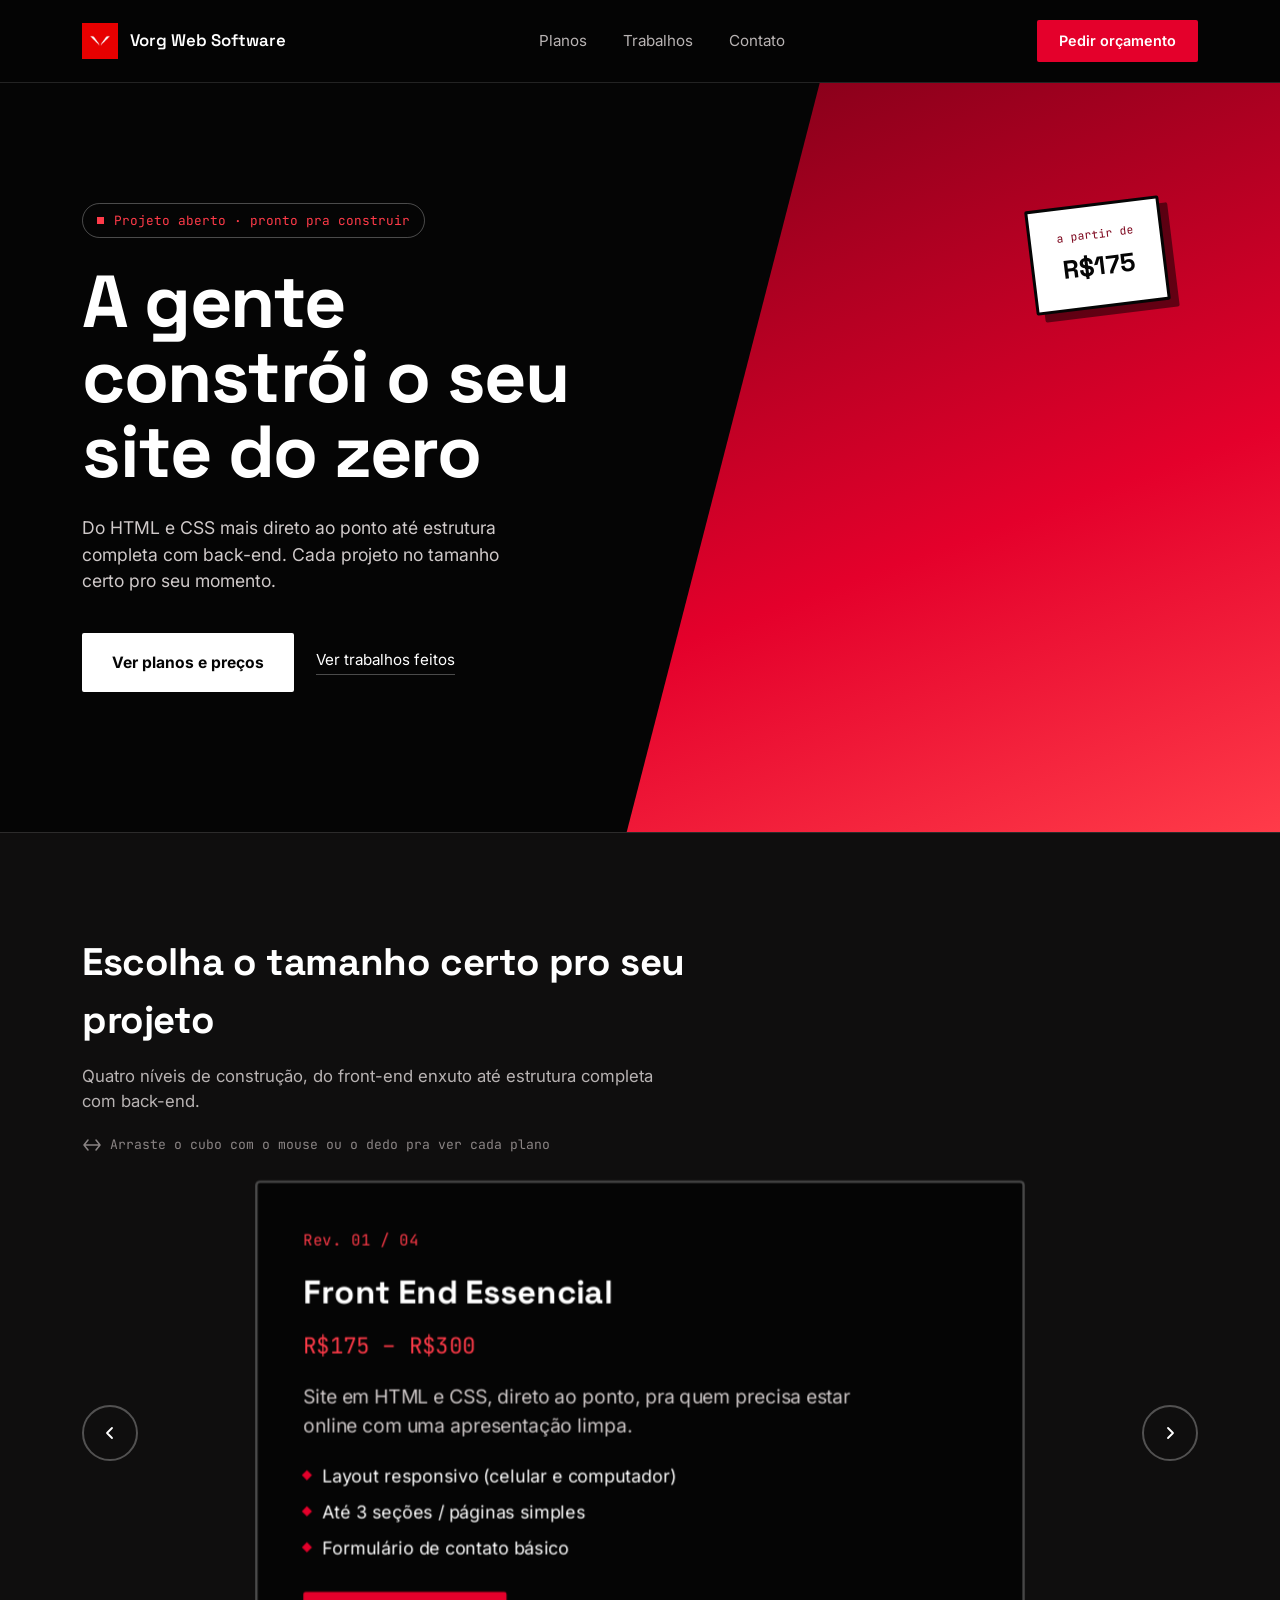
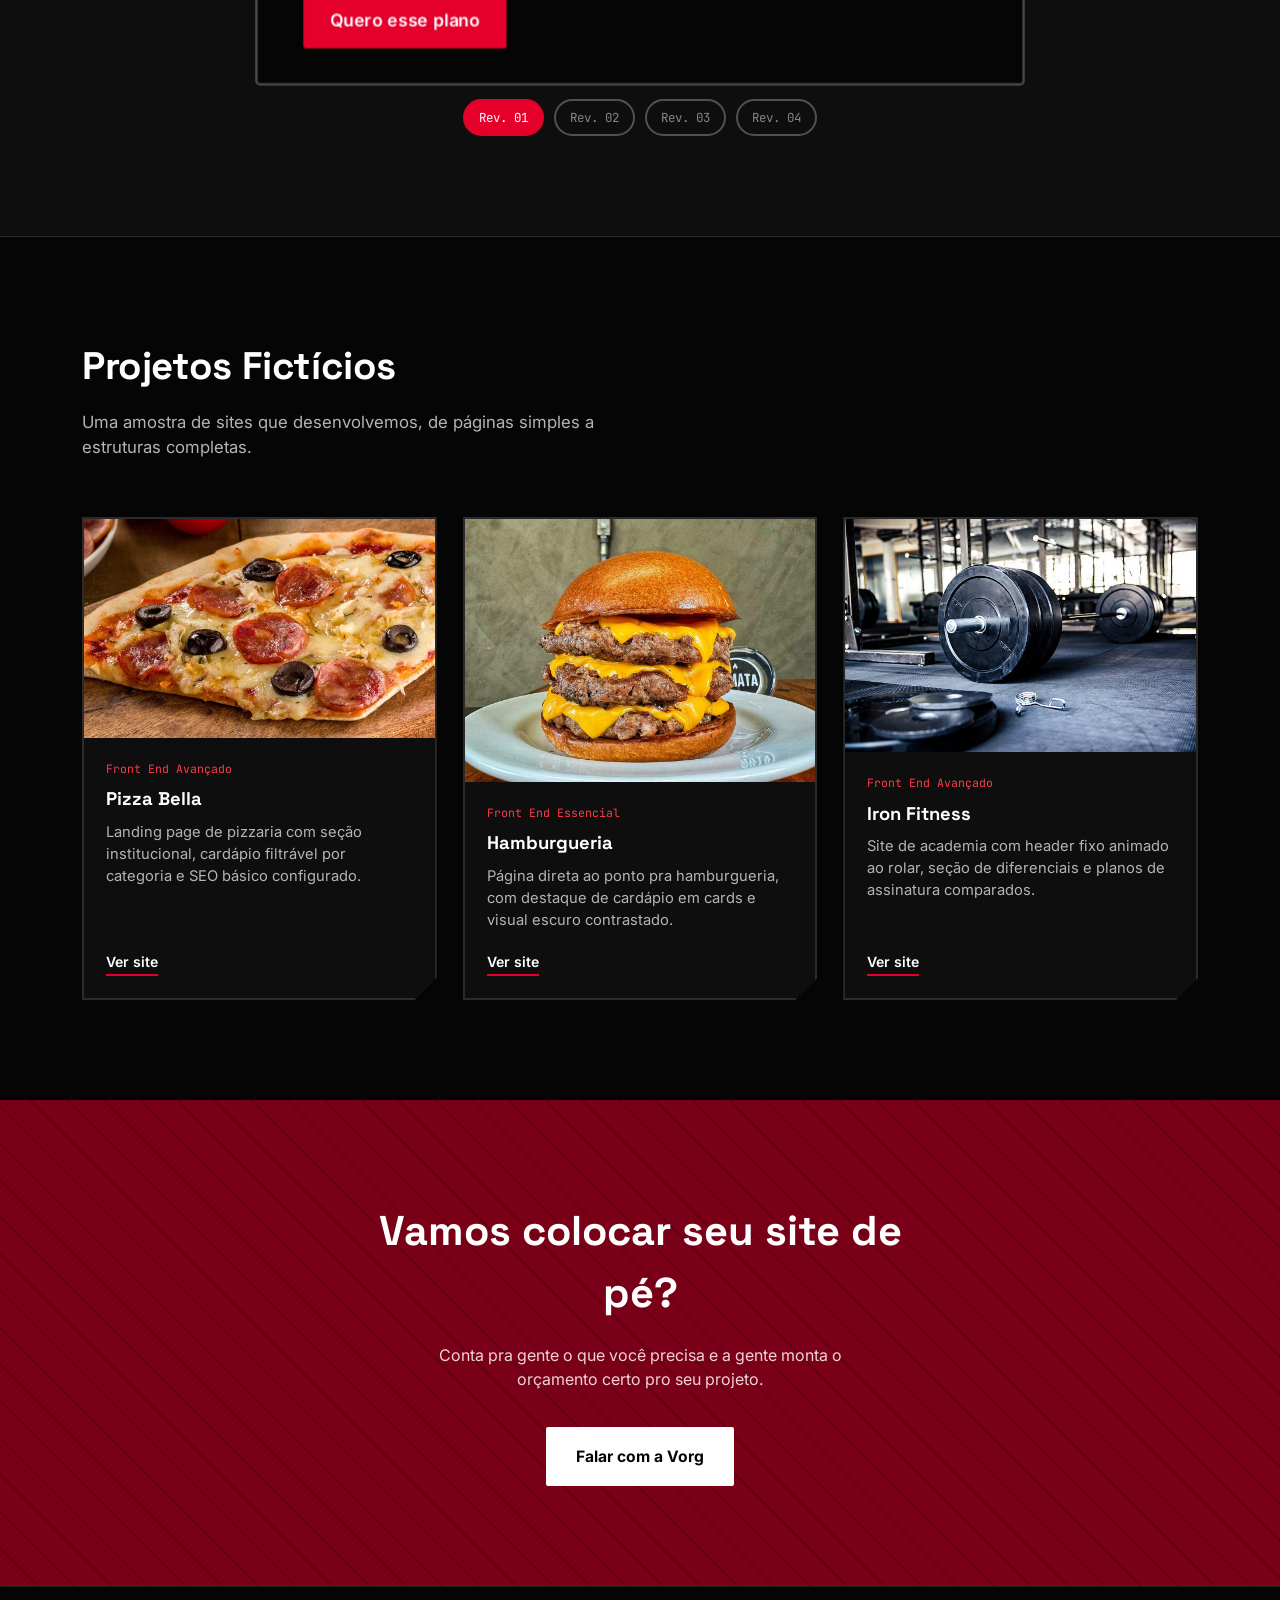
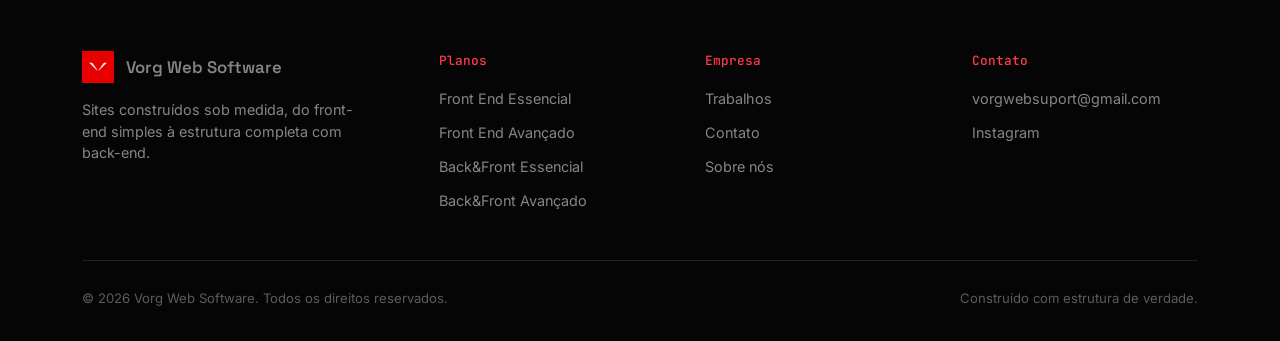
<file: index.html>
<!DOCTYPE html>
<html lang="pt-BR">
<head>
  <meta charset="UTF-8">
  <meta name="viewport" content="width=device-width, initial-scale=1.0">
  <title>Vorg Web Software — sites sob medida</title>
  <!-- Resposta direta à intenção de busca: quem precisa de site sob medida -->
  <meta name="description" content="Precisa de um site sob medida? Criamos sites rápidos, otimizados para SEO e Core Web Vitals, prontos para converter clientes." />
  <meta name="theme-color" content="#ffffff">
  <link rel="icon" type="image/png" href="imagens/logo.png">
  <link rel="preconnect" href="https://fonts.googleapis.com">
  <link rel="preconnect" href="https://fonts.gstatic.com" crossorigin>
  <link href="https://fonts.googleapis.com/css2?family=Space+Grotesk:wght@500;600;700&family=Inter:wght@400;500;600&family=JetBrains+Mono:wght@400;500&display=swap" rel="stylesheet">
  <link rel="preload" href="style.css" as="style">
  <link rel="stylesheet" href="style.css">
  <link rel="canonical" href="/index.html">
  <link rel="alternate" type="application/rss+xml" title="Vorg - Sitemap" href="/sitemap.xml">

  <!-- Open Graph -->
  <meta property="og:site_name" content="Vorg Web Software">
  <meta property="og:locale" content="pt_BR">
  <meta property="og:type" content="website">
  <meta property="og:title" content="Vorg Web Software — sites sob medida">
  <meta property="og:description" content="Criamos sites rápidos e otimizados para SEO e Core Web Vitals.">

  <!-- JSON-LD: Organization & WebSite (substitua example.com pela URL real) -->
  <script type="application/ld+json">
  {
    "@context": "https://schema.org",
    "@graph": [
      {"@type": "Organization", "@id": "https://example.com/#org", "name": "Vorg Web Software", "url": "https://example.com/", "logo": "https://example.com/imagens/logo.png", "sameAs": []},
      {"@type": "WebSite", "@id": "https://example.com/#website", "url": "https://example.com/", "name": "Vorg Web Software", "publisher": {"@id": "https://example.com/#org"}}
    ]
  }
  </script>

</head>
<body>

  <!-- ================= HEADER ================= -->
  <header class="site-header">
    <div class="container">
      <a href="#top" class="brand">
        <img src="imagens/logo.png" alt="Vorg Web Software" loading="lazy">
        <span>Vorg Web Software</span>
      </a>
      <nav class="main-nav">
        <a href="#planos">Planos</a>
        <a href="#trabalhos">Trabalhos</a>
        <a href="#contato">Contato</a>
      </nav>
      <a href="#planos" class="nav-cta">Pedir orçamento</a>
      <button class="nav-toggle" aria-label="Abrir menu"><span></span><span></span><span></span></button>
    </div>
  </header>

  <!-- ================= HERO ================= -->
  <section class="hero" id="top">
    <div class="hero-shard" aria-hidden="true"></div>
    <div class="container">
      <div class="hero-copy">
        <span class="hero-tag">Projeto aberto · pronto pra construir</span>
        <h1>A gente constrói o seu site do zero</h1>
        <p>Do HTML e CSS mais direto ao ponto até estrutura completa com back-end. Cada projeto no tamanho certo pro seu momento.</p>
        <div class="hero-actions">
          <a href="#planos" class="btn-primary">Ver planos e preços</a>
          <a href="#trabalhos" class="btn-ghost-light">Ver trabalhos feitos</a>
        </div>
      </div>
    </div>
    <div class="price-stamp">
      <small>a partir de</small>
      <strong>R$175</strong>
    </div>
  </section>

  <!-- ================= PLANOS (CUBO) ================= -->
  <section class="section plans-section" id="planos">
    <div class="container">
      <div class="plan-nav-row">
        <div class="section-head" style="margin-bottom:0;">
          <h2>Escolha o tamanho certo pro seu projeto</h2>
          <p>Quatro níveis de construção, do front-end enxuto até estrutura completa com back-end.</p>
        </div>
      </div>

      <div class="drag-hint">
        <svg width="20" height="20" viewBox="0 0 20 20" fill="none"><path d="M2 10h16M6 5l-4 5 4 5M14 5l4 5-4 5" stroke="#8A8484" stroke-width="1.5" stroke-linecap="round" stroke-linejoin="round"/></svg>
        Arraste o cubo com o mouse ou o dedo pra ver cada plano
      </div>

      <div class="cube-arena">
        <button class="arena-arrow" id="cubePrev" aria-label="Plano anterior">
          <svg width="18" height="18" viewBox="0 0 18 18"><path d="M11 4L6 9L11 14" stroke-width="1.8" fill="none" stroke-linecap="round" stroke-linejoin="round"/></svg>
        </button>

        <div class="cube-stage" id="cubeStage">
          <div class="cube" id="cube">

            <div class="cube-face">
              <span class="face-rev">Rev. 01 / 04</span>
              <h3>Front End Essencial</h3>
              <div class="face-price">R$175 – R$300</div>
              <p>Site em HTML e CSS, direto ao ponto, pra quem precisa estar online com uma apresentação limpa.</p>
              <ul class="face-features">
                <li>Layout responsivo (celular e computador)</li>
                <li>Até 3 seções / páginas simples</li>
                <li>Formulário de contato básico</li>
              </ul>
              <a href="#contato" class="face-cta">Quero esse plano</a>
            </div>

            <div class="cube-face">
              <span class="face-rev">Rev. 02 / 04</span>
              <h3>Front End Avançado</h3>
              <div class="face-price">R$300 – R$500</div>
              <p>Mais páginas, interações e detalhes de animação pra um site com cara mais profissional.</p>
              <ul class="face-features">
                <li>Até 6 páginas ou seções</li>
                <li>Animações e microinterações em JavaScript</li>
                <li>Otimizado pra buscadores (SEO básico)</li>
              </ul>
              <a href="#contato" class="face-cta">Quero esse plano</a>
            </div>

            <div class="cube-face">
              <span class="face-rev">Rev. 03 / 04</span>
              <h3>Back&amp;Front End Essencial</h3>
              <div class="face-price">R$500 – R$700</div>
              <p>Estrutura com back-end simples: seu site passa a guardar e organizar informação de verdade.</p>
              <ul class="face-features">
                <li>Banco de dados simples (formulários, cadastros)</li>
                <li>Painel básico de administração</li>
                <li>Front-end avançado incluso</li>
              </ul>
              <a href="#contato" class="face-cta">Quero esse plano</a>
            </div>

            <div class="cube-face">
              <span class="face-rev">Rev. 04 / 04</span>
              <h3>Back&amp;Front Avançado</h3>
              <div class="face-price">R$700 – R$1000</div>
              <p>Estrutura completa: autenticação, integrações e um back-end preparado pra crescer junto com o negócio.</p>
              <ul class="face-features">
                <li>Login e área de usuário</li>
                <li>Integrações (pagamento, e-mail, APIs)</li>
                <li>Painel administrativo completo</li>
              </ul>
              <a href="#contato" class="face-cta">Quero esse plano</a>
            </div>

          </div>
        </div>

        <button class="arena-arrow" id="cubeNext" aria-label="Próximo plano">
          <svg width="18" height="18" viewBox="0 0 18 18"><path d="M7 4L12 9L7 14" stroke-width="1.8" fill="none" stroke-linecap="round" stroke-linejoin="round"/></svg>
        </button>
      </div>

      <div class="cube-controls">
        <div class="revision-list" role="tablist" aria-label="Selecionar plano">
          <button class="revision-dot active" data-index="0">Rev. 01</button>
          <button class="revision-dot" data-index="1">Rev. 02</button>
          <button class="revision-dot" data-index="2">Rev. 03</button>
          <button class="revision-dot" data-index="3">Rev. 04</button>
        </div>
      </div>
    </div>
  </section>

<!-- ================= TRABALHOS FICTÍCIOS ================= -->
<section class="section" id="trabalhos">
  <div class="container">
    <div class="section-head">
      <h2>Projetos Fictícios</h2>
      <p>Uma amostra de sites que desenvolvemos, de páginas simples a estruturas completas.</p>
    </div>

    <div class="work-grid">

      <div class="work-card">
        <div class="work-thumb">
          <img src="imagens/pizzaria.png" alt="Prévia do site Pizza Bella" loading="lazy">
        </div>
        <div class="work-body">
          <span class="work-cat">Front End Avançado</span>
          <h3>Pizza Bella</h3>
          <p>Landing page de pizzaria com seção institucional, cardápio filtrável por categoria e SEO básico configurado.</p>
          <a href="pizzaria.html" class="work-link">Ver site</a>
        </div>
      </div>

      <div class="work-card">
        <div class="work-thumb">
          <img src="imagens/hamburgueria.png" alt="Prévia do site de hamburgueria" loading="lazy">
        </div>
        <div class="work-body">
          <span class="work-cat">Front End Essencial</span>
          <h3>Hamburgueria</h3>
          <p>Página direta ao ponto pra hamburgueria, com destaque de cardápio em cards e visual escuro contrastado.</p>
          <a href="hamburgueria.html" class="work-link">Ver site</a>
        </div>
      </div>

      <div class="work-card">
        <div class="work-thumb">
          <img src="imagens/academia.png" alt="Prévia do site Iron Fitness" loading="lazy">
        </div>
        <div class="work-body">
          <span class="work-cat">Front End Avançado</span>
          <h3>Iron Fitness</h3>
          <p>Site de academia com header fixo animado ao rolar, seção de diferenciais e planos de assinatura comparados.</p>
          <a href="academia.html" class="work-link">Ver site</a>
        </div>
      </div>

    </div>
  </div>
</section>

  <!-- ================= CTA FINAL ================= -->
  <section class="cta-final" id="contato">
    <div class="container">
      <h2>Vamos colocar seu site de pé?</h2>
      <p>Conta pra gente o que você precisa e a gente monta o orçamento certo pro seu projeto.</p>
      <a href="mailto:vorgwebsuport@gmail.com" class="btn-primary">Falar com a Vorg</a>
    </div>
  </section>

  <!-- ================= FOOTER ================= -->
  <footer class="site-footer">
    <div class="container">
      <div class="footer-top">
        <div class="footer-brand">
          <a href="#top" class="brand">
            <img src="imagens/logo.png" alt="Vorg Web Software">
            <span>Vorg Web Software</span>
          </a>
          <p>Sites construídos sob medida, do front-end simples à estrutura completa com back-end.</p>
        </div>
        <div class="footer-col">
          <h4>Planos</h4>
          <ul>
            <li><a href="#planos">Front End Essencial</a></li>
            <li><a href="#planos">Front End Avançado</a></li>
            <li><a href="#planos">Back&amp;Front Essencial</a></li>
            <li><a href="#planos">Back&amp;Front Avançado</a></li>
          </ul>
        </div>
        <div class="footer-col">
          <h4>Empresa</h4>
          <ul>
            <li><a href="#trabalhos">Trabalhos</a></li>
            <li><a href="#contato">Contato</a></li>
            <li><a href="#">Sobre nós</a></li>
          </ul>
        </div>
        <div class="footer-col">
          <h4>Contato</h4>
          <ul>
            <li><a href="mailto:vorgwebsuport@gmail.com">vorgwebsuport@gmail.com</a></li>
            <li><a href="https://www.instagram.com/vorgweb/">Instagram</a></li>
          </ul>
        </div>
      </div>
      <div class="footer-bottom">
        <span>© 2026 Vorg Web Software. Todos os direitos reservados.</span>
        <span>Construído com estrutura de verdade.</span>
      </div>
    </div>
  </footer>

  <script src="script.js" defer></script>

</body>
</html>
</file>
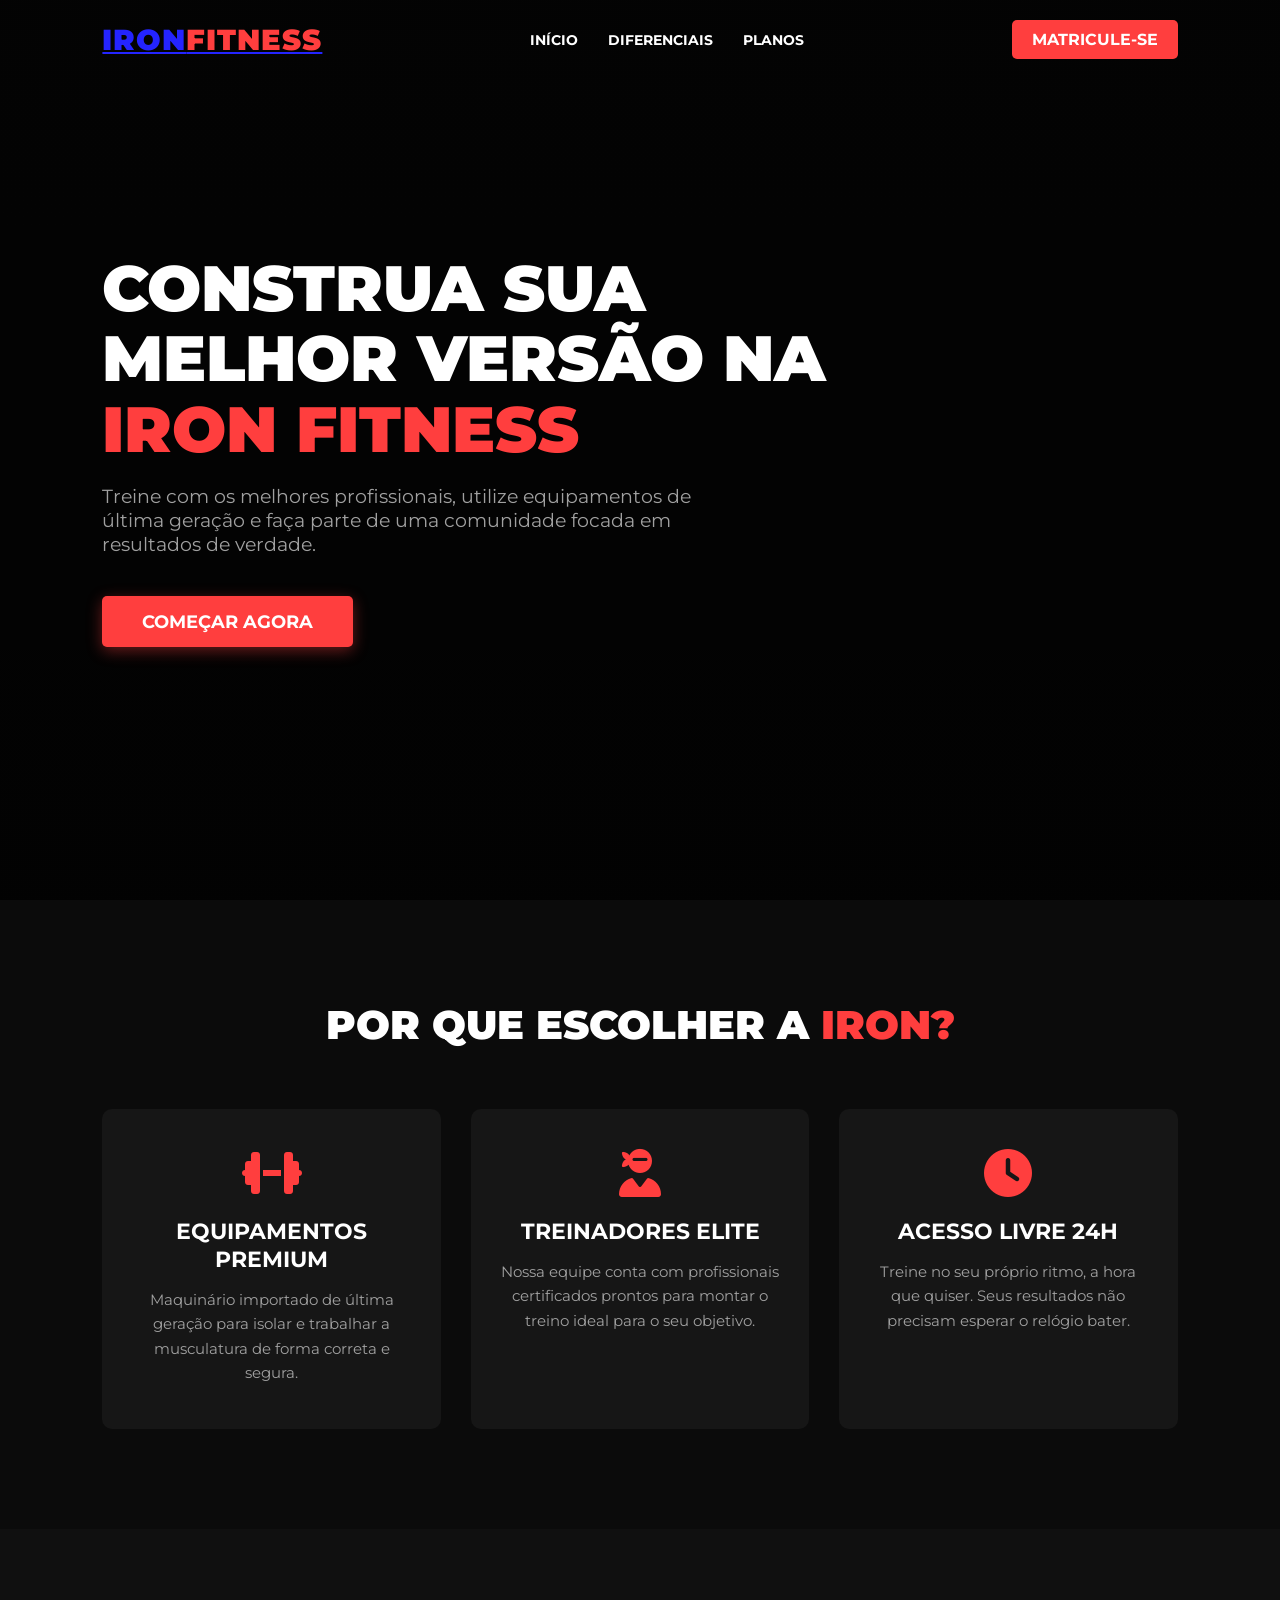
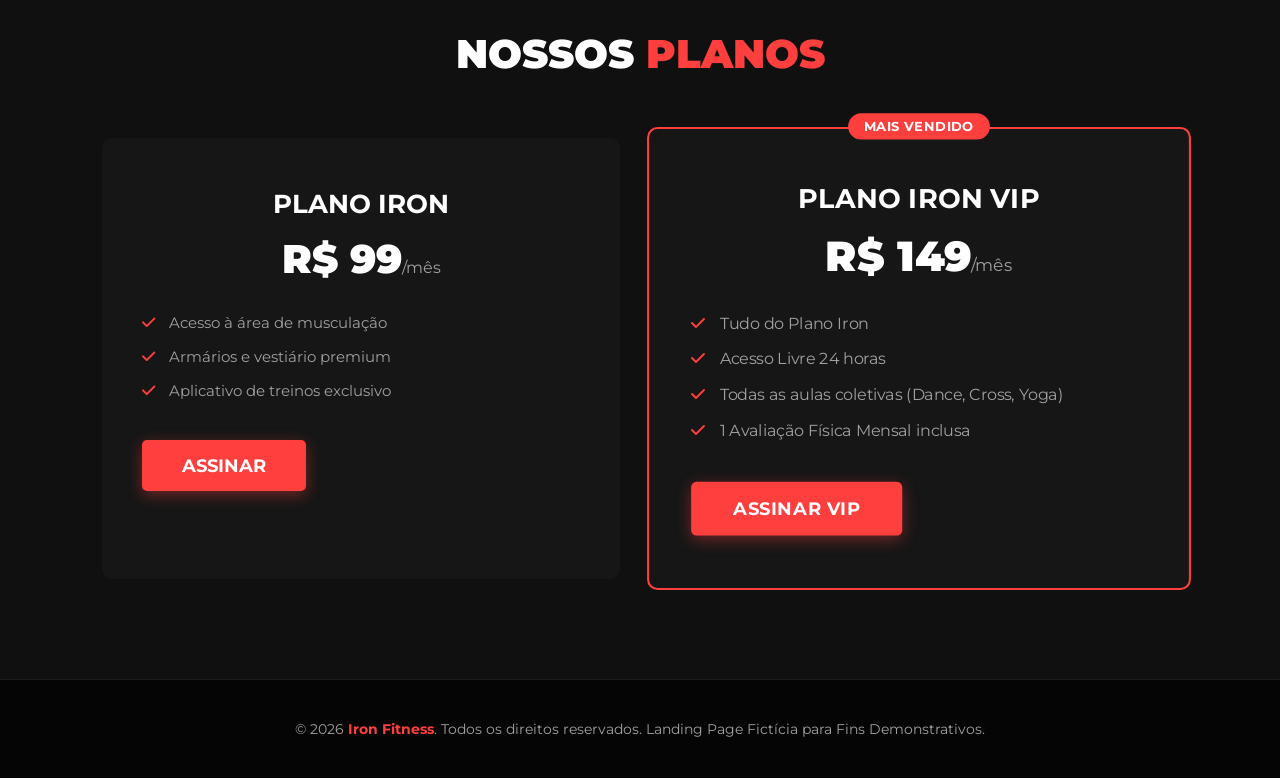
<file: academia.html>
<!DOCTYPE html>
<html lang="pt-BR">
<head>
    <meta charset="UTF-8">
    <meta name="viewport" content="width=device-width, initial-scale=1.0">
    <title>Iron Fitness | Alta Performance & Resultados Extremos</title>
    <meta name="description" content="Transforme seu corpo e mente na Iron Fitness. A melhor infraestrutura, treinadores de elite e planos personalizados para você alcançar sua alta performance.">
    <meta name="keywords" content="academia, musculação, treino funcional, hipertrofia, emagrecimento, crossfit, condicionamento físico, Iron Fitness">
    <meta name="robots" content="index, follow">
    <link rel="canonical" href="https://www.ironfitnessficticia.com.br">
    
    <meta property="og:type" content="website">
    <meta property="og:title" content="Iron Fitness | Alta Performance & Resultados Extremos">
    <meta property="og:description" content="A infraestrutura que você precisa para alcançar o próximo nível. Venha treinar na Iron Fitness.">
    <meta property="og:image" content="https://images.unsplash.com/photo-1534438327276-14e5300c3a48?q=80&w=1200&auto=format&fit=crop">
    <meta property="og:url" content="https://www.ironfitnessficticia.com.br">
    <meta property="og:site_name" content="Iron Fitness">

    <link rel="preconnect" href="https://fonts.googleapis.com">
    <link rel="preconnect" href="https://fonts.gstatic.com" crossorigin>
    <link href="https://fonts.googleapis.com/css2?family=Montserrat:wght@400;700;900&display=swap" rel="stylesheet">
    <link rel="stylesheet" href="https://cdnjs.cloudflare.com/ajax/libs/font-awesome/6.4.0/css/all.min.css">

    <link rel="stylesheet" href="academia.css">
</head>
<body>

    <header id="navbar">
        <a href="#" class="logo">Iron<span>Fitness</span></a>
        <nav>
            <ul>
                <li><a href="#inicio">Início</a></li>
                <li><a href="#beneficios">Diferenciais</a></li>
                <li><a href="#planos">Planos</a></li>
            </ul>
        </nav>
        <a href="#planos" class="cta-header">Matricule-se</a>
    </header>

    <section id="inicio" class="hero">
        <h1>Construa Sua Melhor Versão Na <span>Iron Fitness</span></h1>
        <p>Treine com os melhores profissionais, utilize equipamentos de última geração e faça parte de uma comunidade focada em resultados de verdade.</p>
        <a href="#planos" class="btn-main">Começar Agora</a>
    </section>

    <section id="beneficios">
        <h2 class="section-title">Por Que Escolher A <span>Iron?</span></h2>
        <div class="features-grid">
            <div class="feature-card">
                <i class="fa-solid fa-dumbbell"></i>
                <h3>Equipamentos Premium</h3>
                <p>Maquinário importado de última geração para isolar e trabalhar a musculatura de forma correta e segura.</p>
            </div>
            <div class="feature-card">
                <i class="fa-solid fa-user-ninja"></i>
                <h3>Treinadores Elite</h3>
                <p>Nossa equipe conta com profissionais certificados prontos para montar o treino ideal para o seu objetivo.</p>
            </div>
            <div class="feature-card">
                <i class="fa-solid fa-clock"></i>
                <h3>Acesso Livre 24h</h3>
                <p>Treine no seu próprio ritmo, a hora que quiser. Seus resultados não precisam esperar o relógio bater.</p>
            </div>
        </div>
    </section>

    <section id="planos" style="background-color: #101010;">
        <h2 class="section-title">Nossos <span>Planos</span></h2>
        <div class="plans-grid">
            <div class="plan-card">
                <h3>Plano Iron</h3>
                <div class="plan-price">R$ 99<span>/mês</span></div>
                <ul class="plan-features">
                    <li><i class="fa-solid fa-check"></i> Acesso à área de musculação</li>
                    <li><i class="fa-solid fa-check"></i> Armários e vestiário premium</li>
                    <li><i class="fa-solid fa-check"></i> Aplicativo de treinos exclusivo</li>
                </ul>
                <button href="#" class="btn-main" style="display: block; text-align: center; border: none; cursor: pointer;" onclick="aviso()">Assinar</button>
            </div>

            <div class="plan-card featured">
                <div class="badge">Mais Vendido</div>
                <h3>Plano Iron VIP</h3>
                <div class="plan-price">R$ 149<span>/mês</span></div>
                <ul class="plan-features">
                    <li><i class="fa-solid fa-check"></i> Tudo do Plano Iron</li>
                    <li><i class="fa-solid fa-check"></i> Acesso Livre 24 horas</li>
                    <li><i class="fa-solid fa-check"></i> Todas as aulas coletivas (Dance, Cross, Yoga)</li>
                    <li><i class="fa-solid fa-check"></i> 1 Avaliação Física Mensal inclusa</li>
                </ul>
                <button class="btn-main" style="display: block; text-align: center; border: none; cursor: pointer;" onclick="aviso()">Assinar VIP</button>
            </div>
        </div>
    </section>

    <footer>
        <p>&copy; 2026 <span>Iron Fitness</span>. Todos os direitos reservados. Landing Page Fictícia para Fins Demonstrativos.</p>
    </footer>

    <script src="academia.js"></script>
</body>
</html>
</file>
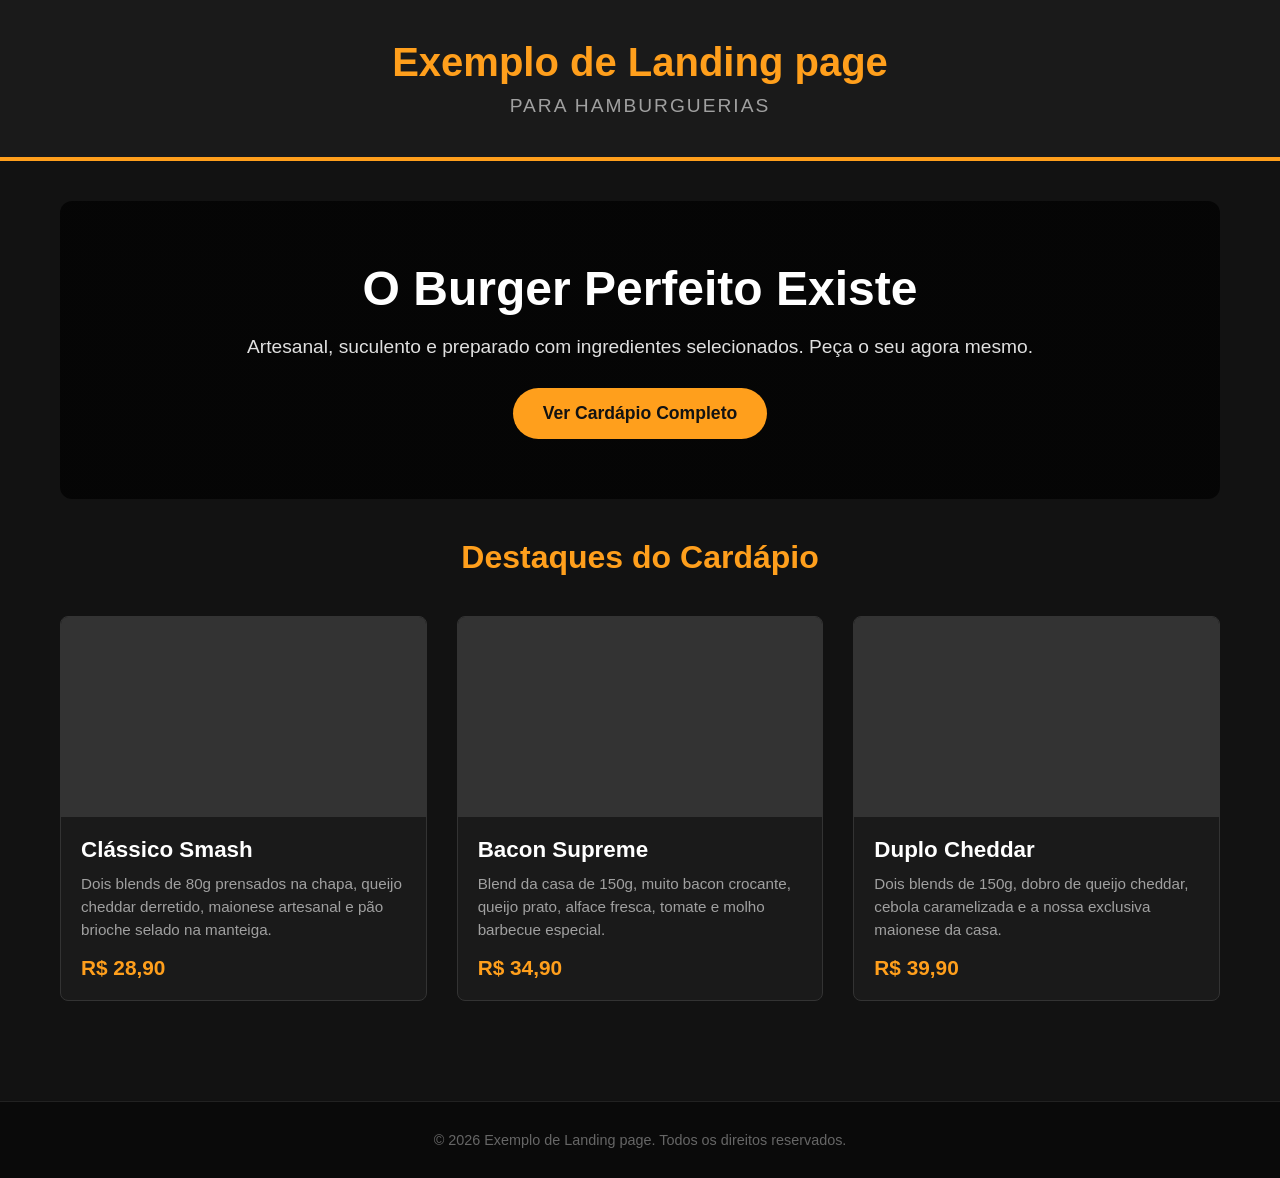
<file: hamburgueria.html>
<!DOCTYPE html>
<html lang="pt-BR">
<head>
    <meta charset="UTF-8">
    <meta name="viewport" content="width=device-width, initial-scale=1.0">
    <title>Exemplo de Landing page | Hambúrguer Artesanal</title>
    <meta name="description" content="Experimente o melhor hambúrguer artesanal da região. Blends suculentos, ingredientes selecionados e entrega rápida. Peça já o seu!">
    <meta name="keywords" content="hambúrguer artesanal, hamburgueria, delivery de hambúrguer, smash burger, pedir lanche">
    <meta name="robots" content="index, follow">
    <link rel="canonical" href="https://www.exemplodelandingpage.com.br/">
    <link rel="stylesheet" href="hamburgueria.css">
</head>
<body>

    <header>
        <h1>Exemplo de Landing page</h1>
        <p>Para hamburguerias</p>
    </header>

    <main class="container">
        
        <section class="hero">
            <h2>O Burger Perfeito Existe</h2>
            <p>Artesanal, suculento e preparado com ingredientes selecionados. Peça o seu agora mesmo.</p>
            <a href="artigos/cardapio-hamburgueria.html" class="btn" title="Ir para o cardápio completo">Ver Cardápio Completo</a>
        </section>

        <section class="menu-section">
            <h3>Destaques do Cardápio</h3>
            
            <div class="grid">
                <article class="card">
                    <div class="card-img" style="background-image: url('https://images.unsplash.com/photo-1568901346375-23c9450c58cd?q=80&w=500&auto=format&fit=crop');" role="img" aria-label="Hambúrguer Clássico Smash"></div>
                    <div class="card-content">
                        <h4 class="card-title">Clássico Smash</h4>
                        <p class="card-description">Dois blends de 80g prensados na chapa, queijo cheddar derretido, maionese artesanal e pão brioche selado na manteiga.</p>
                        <div class="card-price">R$ 28,90</div>
                    </div>
                </article>

                <article class="card">
                    <div class="card-img" style="background-image: url('https://images.unsplash.com/photo-1553979459-d2229ba7433b?q=80&w=500&auto=format&fit=crop');" role="img" aria-label="Hambúrguer Bacon Supreme"></div>
                    <div class="card-content">
                        <h4 class="card-title">Bacon Supreme</h4>
                        <p class="card-description">Blend da casa de 150g, muito bacon crocante, queijo prato, alface fresca, tomate e molho barbecue especial.</p>
                        <div class="card-price">R$ 34,90</div>
                    </div>
                </article>

                <article class="card">
                    <div class="card-img" style="background-image: url('https://images.unsplash.com/photo-1594212699903-ec8a3eca50f5?q=80&w=500&auto=format&fit=crop');" role="img" aria-label="Hambúrguer Duplo Cheddar"></div>
                    <div class="card-content">
                        <h4 class="card-title">Duplo Cheddar</h4>
                        <p class="card-description">Dois blends de 150g, dobro de queijo cheddar, cebola caramelizada e a nossa exclusiva maionese da casa.</p>
                        <div class="card-price">R$ 39,90</div>
                    </div>
                </article>
            </div>
        </section>

    </main>

    <footer>
        <p>&copy; 2026 Exemplo de Landing page. Todos os direitos reservados.</p>
    </footer>

</body>
</html>
</file>
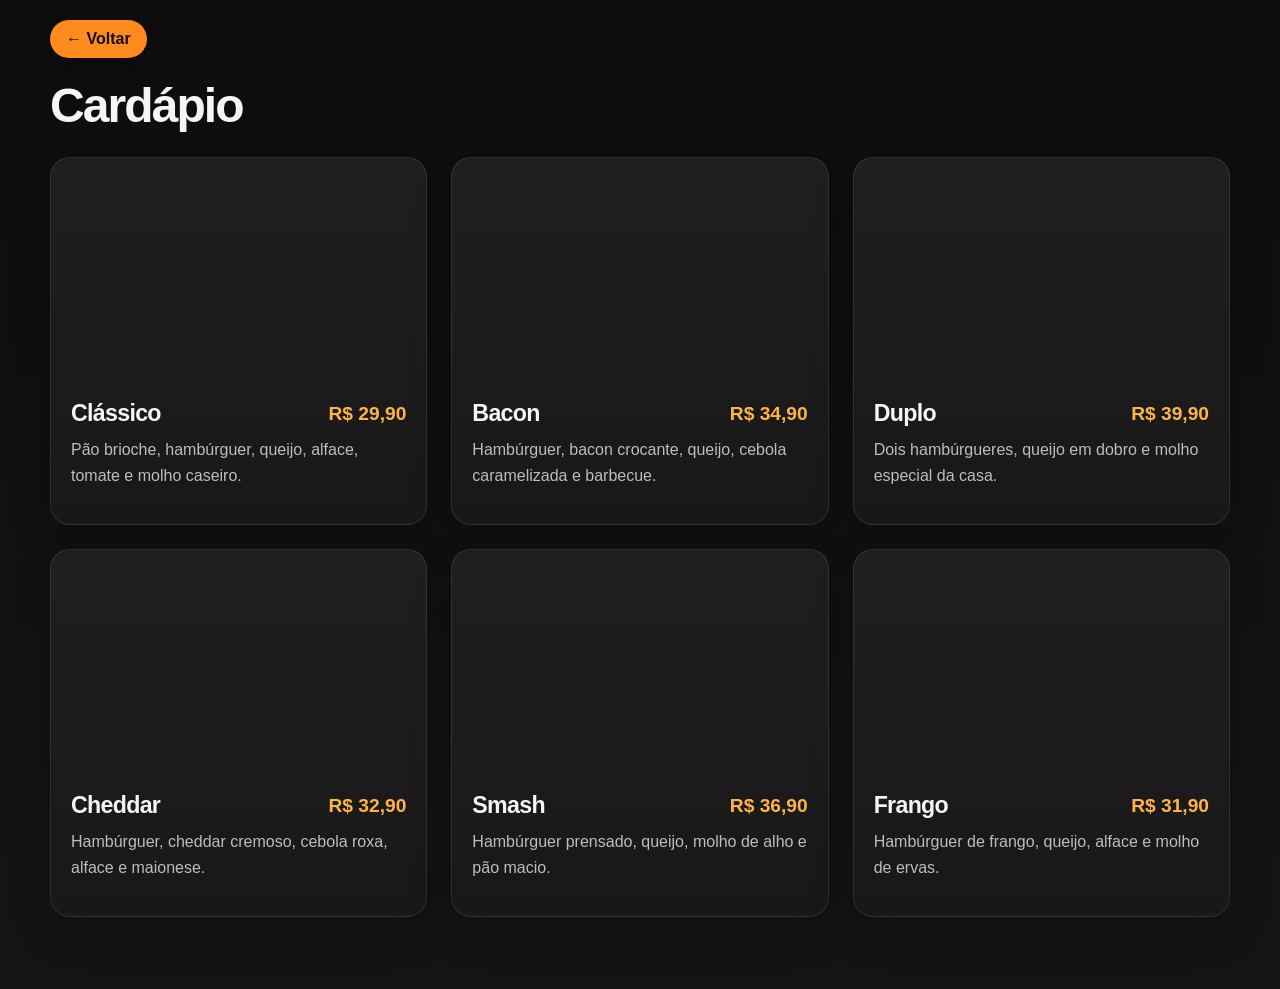
<file: artigos/cardapio-hamburgueria.html>
<!DOCTYPE html>
<html lang="pt-BR">
<head>
    <meta charset="UTF-8">
    <meta name="viewport" content="width=device-width, initial-scale=1.0">
    <title>Cardápio | Hambúrgueria</title>
    <meta name="description" content="Cardápio com hambúrgueres, porções e acompanhamentos da hamburgueria.">
    <link rel="stylesheet" href="cardapio-hamburgueria.css">
</head>
<body>
    <main class="container">
        <div style="padding-top: 20px;">
            <a href="../hamburgueria.html" style="display:inline-flex; align-items:center; gap:8px; background:#ff8a1d; color:#111; padding:10px 16px; border-radius:999px; text-decoration:none; font-weight:700; box-shadow:0 10px 20px rgba(0,0,0,0.2);">← Voltar</a>
        </div>

        <section class="section" style="padding-top: 20px;">
            <div class="section-header" style="margin-bottom: 24px;">
                <h2>Cardápio</h2>
            </div>

            <div class="menu-grid">
                <article class="card">
                    <div class="card-image" style="background-image: url('https://images.unsplash.com/photo-1550547660-d9450f859349?auto=format&fit=crop&w=900&q=80');"></div>
                    <div class="card-body">
                        <div class="card-top">
                            <h3>Clássico</h3>
                            <span class="price">R$ 29,90</span>
                        </div>
                        <p class="card-description">Pão brioche, hambúrguer, queijo, alface, tomate e molho caseiro.</p>
                    </div>
                </article>

                <article class="card">
                    <div class="card-image" style="background-image: url('https://images.unsplash.com/photo-1553979459-d2229ba7433b?auto=format&fit=crop&w=900&q=80');"></div>
                    <div class="card-body">
                        <div class="card-top">
                            <h3>Bacon</h3>
                            <span class="price">R$ 34,90</span>
                        </div>
                        <p class="card-description">Hambúrguer, bacon crocante, queijo, cebola caramelizada e barbecue.</p>
                    </div>
                </article>

                <article class="card">
                    <div class="card-image" style="background-image: url('https://images.unsplash.com/photo-1568901346375-23c9450c58cd?auto=format&fit=crop&w=900&q=80');"></div>
                    <div class="card-body">
                        <div class="card-top">
                            <h3>Duplo</h3>
                            <span class="price">R$ 39,90</span>
                        </div>
                        <p class="card-description">Dois hambúrgueres, queijo em dobro e molho especial da casa.</p>
                    </div>
                </article>

                <article class="card">
                    <div class="card-image" style="background-image: url('https://images.unsplash.com/photo-1594212699903-ec8a3eca50f5?q=80&w=500&auto=format&fit=crop');"></div>
                    <div class="card-body">
                        <div class="card-top">
                            <h3>Cheddar</h3>
                            <span class="price">R$ 32,90</span>
                        </div>
                        <p class="card-description">Hambúrguer, cheddar cremoso, cebola roxa, alface e maionese.</p>
                    </div>
                </article>

                <article class="card">
                    <div class="card-image" style="background-image: url('https://images.unsplash.com/photo-1561758033-d89a9ad46330?auto=format&fit=crop&w=900&q=80');"></div>
                    <div class="card-body">
                        <div class="card-top">
                            <h3>Smash</h3>
                            <span class="price">R$ 36,90</span>
                        </div>
                        <p class="card-description">Hambúrguer prensado, queijo, molho de alho e pão macio.</p>
                    </div>
                </article>

                <article class="card">
                    <div class="card-image" style="background-image: url('https://images.unsplash.com/photo-1520072959219-c595dc870360?auto=format&fit=crop&w=900&q=80');"></div>
                    <div class="card-body">
                        <div class="card-top">
                            <h3>Frango</h3>
                            <span class="price">R$ 31,90</span>
                        </div>
                        <p class="card-description">Hambúrguer de frango, queijo, alface e molho de ervas.</p>
                    </div>
                </article>
            </div>
        </section>
    </main>
</body>
</html>
</file>
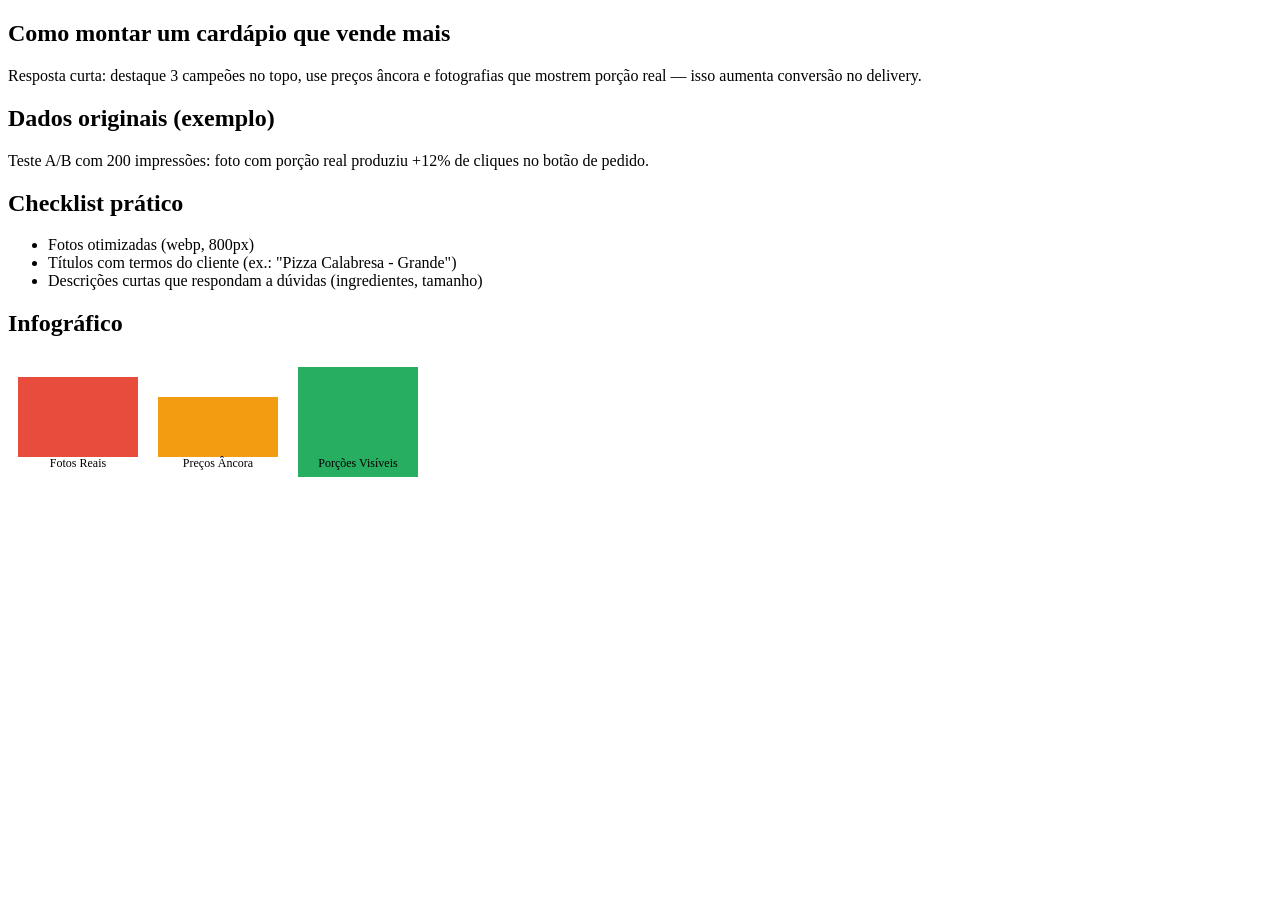
<file: artigos/cardapio-otimizado.html>
<!doctype html>
<html lang="pt-BR">
<head>
  <meta charset="utf-8">
  <meta name="viewport" content="width=device-width,initial-scale=1">
  <title>Como montar um cardápio que vende mais</title>
  <meta name="description" content="Dicas objetivas para montar um cardápio que aumenta ticket médio: layout, preços âncora e fotos otimizadas.">
  <link rel="canonical" href="/artigos/cardapio-otimizado.html">
</head>
<body>
  <article>
    <h1>Como montar um cardápio que vende mais</h1>
    <p>Resposta curta: destaque 3 campeões no topo, use preços âncora e fotografias que mostrem porção real — isso aumenta conversão no delivery.</p>

    <h2>Dados originais (exemplo)</h2>
    <p>Teste A/B com 200 impressões: foto com porção real produziu +12% de cliques no botão de pedido.</p>

    <h2>Checklist prático</h2>
    <ul>
      <li>Fotos otimizadas (webp, 800px)</li>
      <li>Títulos com termos do cliente (ex.: "Pizza Calabresa - Grande")</li>
      <li>Descrições curtas que respondam a dúvidas (ingredientes, tamanho)</li>
    </ul>

    <h2>Infográfico</h2>
    <svg width="500" height="120" viewBox="0 0 500 120" aria-hidden="true">
      <rect x="10" y="20" width="120" height="80" fill="#e74c3c"></rect>
      <text x="70" y="110" font-size="12" text-anchor="middle">Fotos Reais</text>
      <rect x="150" y="40" width="120" height="60" fill="#f39c12"></rect>
      <text x="210" y="110" font-size="12" text-anchor="middle">Preços Âncora</text>
      <rect x="290" y="10" width="120" height="110" fill="#27ae60"></rect>
      <text x="350" y="110" font-size="12" text-anchor="middle">Porções Visíveis</text>
    </svg>

  </article>
</body>
</html>
</file>
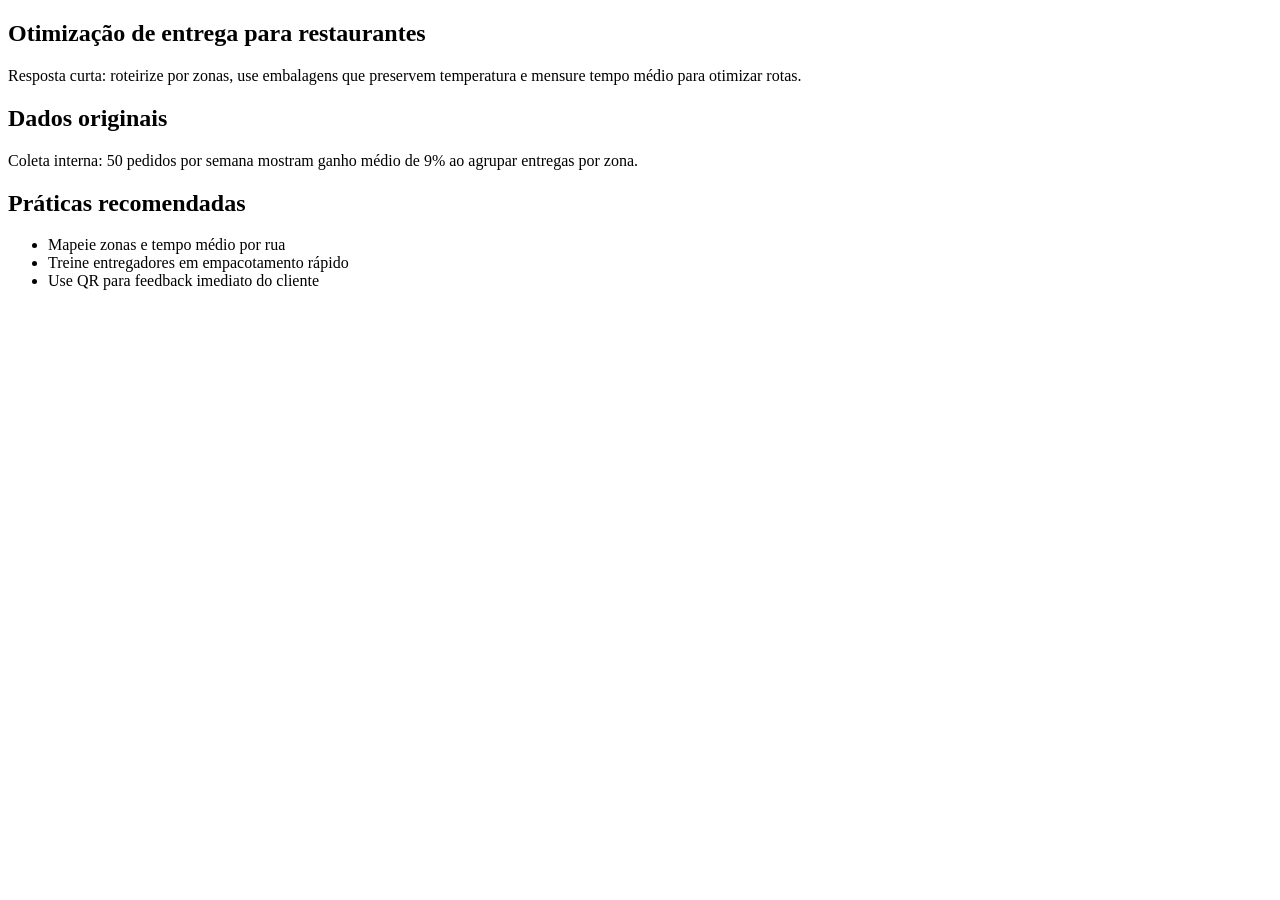
<file: artigos/entrega-otimizada.html>
<!doctype html>
<html lang="pt-BR">
<head>
  <meta charset="utf-8">
  <meta name="viewport" content="width=device-width,initial-scale=1">
  <title>Otimização de entrega para restaurantes</title>
  <meta name="description" content="Como reduzir tempo de entrega: roteirização, embalagens e parceiros. Resposta direta: roteirize por zonas e padronize embalagem para manter tempo e qualidade.">
  <link rel="canonical" href="/artigos/entrega-otimizada.html">
</head>
<body>
  <article>
    <h1>Otimização de entrega para restaurantes</h1>
    <p>Resposta curta: roteirize por zonas, use embalagens que preservem temperatura e mensure tempo médio para otimizar rotas.</p>

    <h2>Dados originais</h2>
    <p>Coleta interna: 50 pedidos por semana mostram ganho médio de 9% ao agrupar entregas por zona.</p>

    <h2>Práticas recomendadas</h2>
    <ul>
      <li>Mapeie zonas e tempo médio por rua</li>
      <li>Treine entregadores em empacotamento rápido</li>
      <li>Use QR para feedback imediato do cliente</li>
    </ul>
  </article>
</body>
</html>
</file>
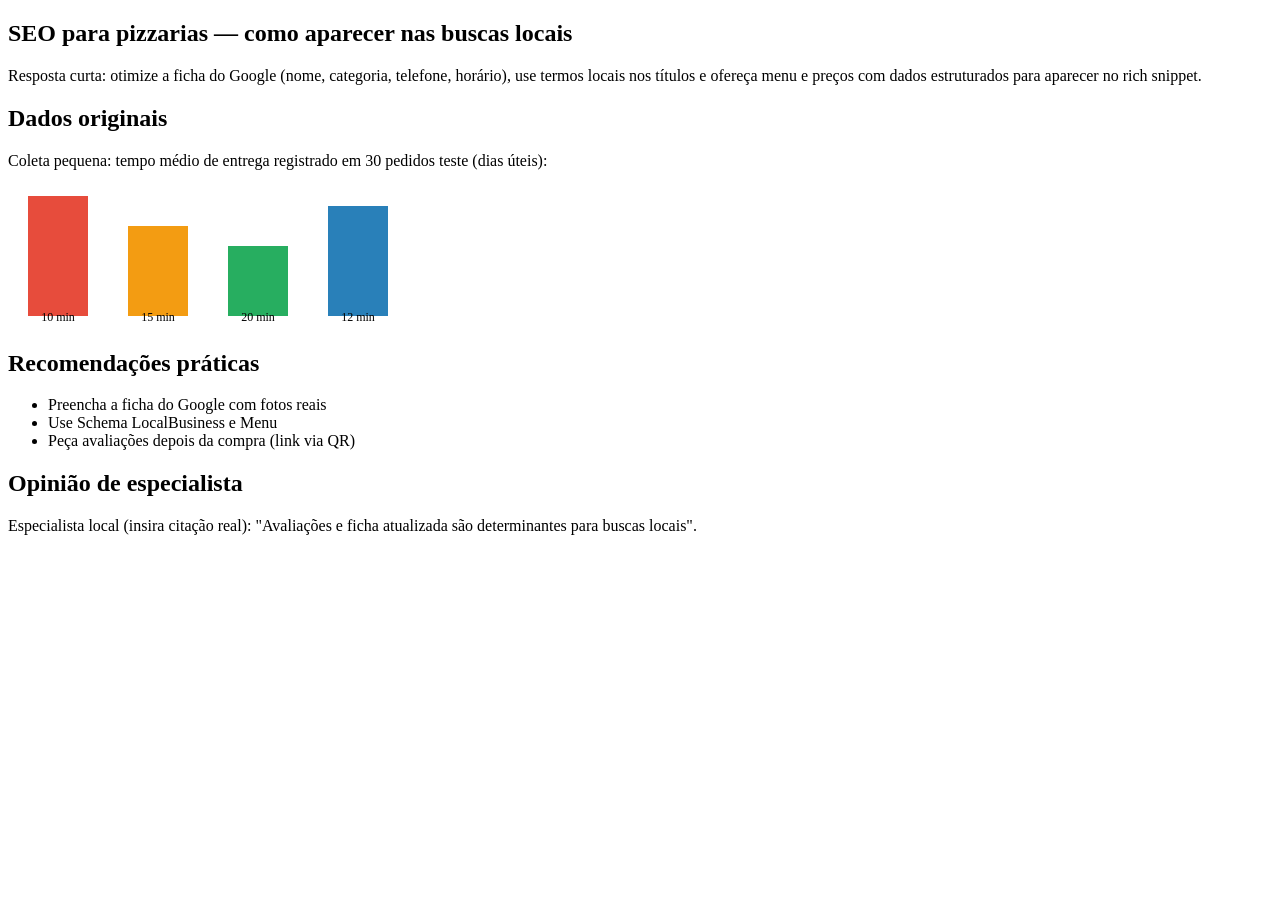
<file: artigos/pizzaria-seo.html>
<!doctype html>
<html lang="pt-BR">
<head>
  <meta charset="utf-8">
  <meta name="viewport" content="width=device-width,initial-scale=1">
  <title>SEO para pizzarias — aparecer nas buscas locais</title>
  <meta name="description" content="Como aparecer nas buscas locais: ficha do Google, menu estruturado e palavras-chave locais. Resposta direta: otimize sua ficha do Google Meu Negócio e inclua 'pizzaria + bairro' nos títulos.">
  <link rel="canonical" href="/artigos/pizzaria-seo.html">
</head>
<body>
  <article>
    <h1>SEO para pizzarias — como aparecer nas buscas locais</h1>
    <p>Resposta curta: otimize a ficha do Google (nome, categoria, telefone, horário), use termos locais nos títulos e ofereça menu e preços com dados estruturados para aparecer no rich snippet.</p>

    <h2>Dados originais</h2>
    <p>Coleta pequena: tempo médio de entrega registrado em 30 pedidos teste (dias úteis):</p>
    <!-- Gráfico SVG simples com dados originais -->
    <svg width="420" height="140" viewBox="0 0 420 140" aria-hidden="true">
      <rect x="20" y="10" width="60" height="120" fill="#e74c3c"></rect>
      <rect x="120" y="40" width="60" height="90" fill="#f39c12"></rect>
      <rect x="220" y="60" width="60" height="70" fill="#27ae60"></rect>
      <rect x="320" y="20" width="60" height="110" fill="#2980b9"></rect>
      <text x="50" y="135" font-size="12" text-anchor="middle">10 min</text>
      <text x="150" y="135" font-size="12" text-anchor="middle">15 min</text>
      <text x="250" y="135" font-size="12" text-anchor="middle">20 min</text>
      <text x="350" y="135" font-size="12" text-anchor="middle">12 min</text>
    </svg>

    <h2>Recomendações práticas</h2>
    <ul>
      <li>Preencha a ficha do Google com fotos reais</li>
      <li>Use Schema LocalBusiness e Menu</li>
      <li>Peça avaliações depois da compra (link via QR)</li>
    </ul>

    <h2>Opinião de especialista</h2>
    <p>Especialista local (insira citação real): "Avaliações e ficha atualizada são determinantes para buscas locais".</p>

  </article>
</body>
</html>
</file>
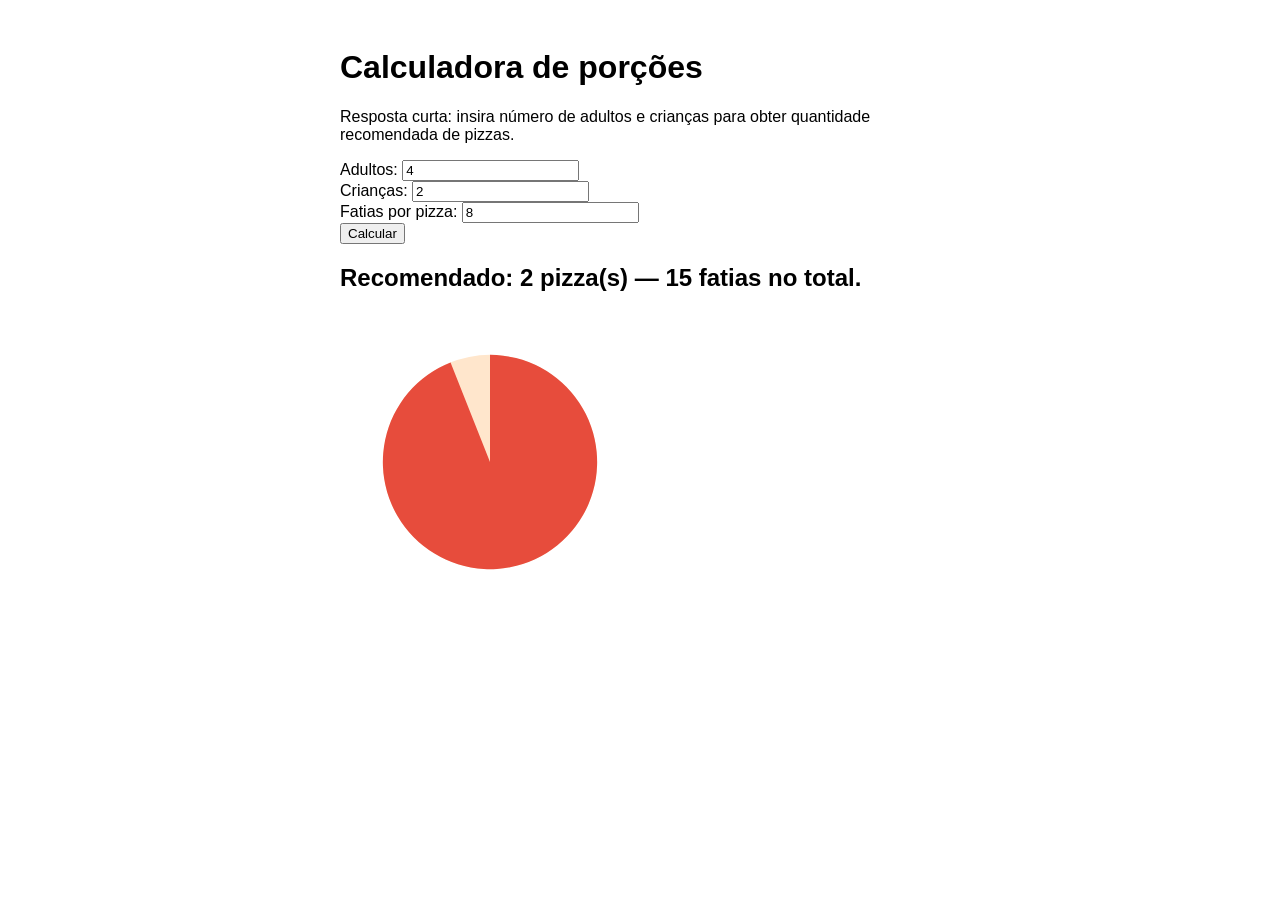
<file: ferramentas/calculadora-porcoes.html>
<!doctype html>
<html lang="pt-BR">
<head>
  <meta charset="utf-8">
  <meta name="viewport" content="width=device-width,initial-scale=1">
  <title>Calculadora de porções para pizza</title>
  <meta name="description" content="Ferramenta gratuita: calcule quantas pizzas pedir para um grupo com base em adultos e crianças.">
</head>
<body>
  <main style="font-family: sans-serif; padding:20px; max-width:600px; margin:auto;">
    <h1>Calculadora de porções</h1>
    <p>Resposta curta: insira número de adultos e crianças para obter quantidade recomendada de pizzas.</p>
    <label>Adultos: <input id="adultos" type="number" value="4" min="0"></label><br>
    <label>Crianças: <input id="criancas" type="number" value="2" min="0"></label><br>
    <label>Fatias por pizza: <input id="fatias" type="number" value="8" min="4"></label><br>
    <button id="calc">Calcular</button>
    <h2 id="resultado" aria-live="polite"></h2>

    <svg id="pizzaGraph" width="300" height="300" viewBox="0 0 42 42" style="display:block; margin-top:20px"></svg>
  </main>

  <script>
    function drawPie(percent){
      const svg = document.getElementById('pizzaGraph');
      svg.innerHTML = '';
      const circle = document.createElementNS('http://www.w3.org/2000/svg','circle');
      circle.setAttribute('r','15');
      circle.setAttribute('cx','21');
      circle.setAttribute('cy','21');
      circle.setAttribute('fill','#ffe6cc');
      svg.appendChild(circle);
      const slice = document.createElementNS('http://www.w3.org/2000/svg','path');
      const end = percent/100 * Math.PI*2 - Math.PI/2;
      const large = percent>50?1:0;
      const x = 21 + 15*Math.cos(end);
      const y = 21 + 15*Math.sin(end);
      const d = `M21 21 L21 6 A15 15 0 ${large} 1 ${x} ${y} Z`;
      slice.setAttribute('d', d);
      slice.setAttribute('fill','#e74c3c');
      svg.appendChild(slice);
    }

    document.getElementById('calc').addEventListener('click', ()=>{
      const adultos = Number(document.getElementById('adultos').value) || 0;
      const criancas = Number(document.getElementById('criancas').value) || 0;
      const fatias = Number(document.getElementById('fatias').value) || 8;
      const pessoasEquivalentes = adultos + criancas*0.5;
      const fatiasNecessarias = Math.ceil(pessoasEquivalentes * 3); // média 3 fatias por adulto
      const pizzas = Math.max(1, Math.ceil(fatiasNecessarias / fatias));
      document.getElementById('resultado').textContent = `Recomendado: ${pizzas} pizza(s) — ${fatiasNecessarias} fatias no total.`;
      const percent = Math.min(100, Math.round((fatiasNecessarias / (pizzas*fatias))*100));
      drawPie(percent);
    });

    // desenhar estado inicial
    document.getElementById('calc').click();
  </script>
</body>
</html>
</file>
<file: style.css>
:root{
  --black: #050505;
  --black-soft: #0F0E0E;
  --charcoal: #1A1717;
  --line: rgba(255,255,255,0.12);
  --line-strong: rgba(255,255,255,0.28);
  --white: #FFFFFF;
  --red: #E4002B;
  --red-bright: #FF3B49;
  --red-deep: #7A0018;
  --radius-s: 2px;
  --radius-m: 4px;
  --font-display: 'Space Grotesk', sans-serif;
  --font-body: 'Inter', sans-serif;
  --font-mono: 'JetBrains Mono', monospace;
}

*{ margin:0; padding:0; box-sizing:border-box; }
html{ scroll-behavior:smooth; }

body{
  background:var(--black);
  color:var(--white);
  font-family:var(--font-body);
  line-height:1.5;
  overflow-x:hidden;
}

::selection{ background:var(--red); color:var(--white); }
img{ max-width:100%; display:block; }
a{ color:inherit; text-decoration:none; }
button{ font-family:inherit; cursor:pointer; border:none; background:none; }
:focus-visible{ outline:3px solid var(--red-bright); outline-offset:3px; }

.container{ width:100%; max-width:1180px; margin:0 auto; padding:0 32px; }

/* ---------- HEADER ---------- */

.site-header{
  position:sticky; top:0; z-index:100;
  background:rgba(5,5,5,0.9);
  backdrop-filter:blur(8px);
  border-bottom:1px solid var(--line);
}
.site-header .container{ display:flex; align-items:center; justify-content:space-between; height:82px; }
.brand{ display:flex; align-items:center; gap:12px; }
.brand img{ height:36px; width:auto; }
.brand span{ font-family:var(--font-display); font-weight:600; font-size:1.05rem; }
.main-nav{ display:flex; align-items:center; gap:36px; }
.main-nav a{ font-size:0.95rem; color:#B8B3B3; transition:color .2s ease; }
.main-nav a:hover{ color:var(--white); }
.nav-cta{
  background:var(--red); color:var(--white) !important; padding:10px 22px;
  border-radius:var(--radius-s); font-weight:600; font-size:0.9rem;
  transition:background .2s ease;
}
.nav-cta:hover{ background:var(--red-bright); }
.nav-toggle{ display:none; flex-direction:column; gap:5px; padding:6px; }
.nav-toggle span{ width:24px; height:2px; background:var(--white); }

/* ---------- HERO ---------- */

.hero{ position:relative; background:var(--black); overflow:hidden; }

.hero-shard{
  position:absolute; top:0; right:0; width:58%; height:100%;
  background:linear-gradient(160deg, var(--red-deep) 0%, var(--red) 60%, var(--red-bright) 100%);
  clip-path:polygon(38% 0, 100% 0, 100% 100%, 12% 100%);
}

.hero .container{
  position:relative; z-index:2;
  padding-top:120px; padding-bottom:140px;
  min-height:620px;
}

.hero-copy{ max-width:640px; }

.hero-tag{
  font-family:var(--font-mono); font-size:0.8rem; color:var(--red-bright);
  display:inline-flex; align-items:center; gap:10px; margin-bottom:26px;
  border:1px solid var(--line-strong); padding:7px 14px; border-radius:100px;
}
.hero-tag::before{ content:""; width:7px; height:7px; background:var(--red-bright); flex-shrink:0; }

.hero h1{
  font-family:var(--font-display); font-weight:700;
  font-size:clamp(2.6rem, 6vw, 4.6rem);
  line-height:1.02; letter-spacing:-0.02em;
  max-width:11ch; margin-bottom:26px;
}

.hero p{ font-size:1.1rem; color:#CFC9C9; max-width:40ch; margin-bottom:38px; }

.hero-actions{ display:flex; align-items:center; gap:22px; flex-wrap:wrap; }

.btn-primary{
  background:var(--white); color:var(--black); font-weight:700;
  padding:16px 28px; border-radius:var(--radius-s); font-size:0.98rem;
  transition:transform .18s ease, background .18s ease; display:inline-block;
  border:2px solid var(--white);
}
.btn-primary:hover{ transform:translateY(-2px); background:var(--red-bright); border-color:var(--red-bright); color:var(--white); }

.btn-ghost-light{ color:var(--white); font-size:0.95rem; border-bottom:1px solid var(--line-strong); padding-bottom:2px; }

.price-stamp{
  position:absolute; z-index:3; top:16%; right:9%;
  background:var(--white); color:var(--black);
  padding:20px 26px; border-radius:var(--radius-s);
  border:3px solid var(--black);
  transform:rotate(-7deg);
  font-family:var(--font-display); font-weight:700;
  text-align:center; box-shadow:8px 8px 0 rgba(0,0,0,0.5);
}
.price-stamp small{
  display:block; font-family:var(--font-mono); font-weight:400;
  font-size:0.7rem; color:var(--red-deep); margin-bottom:4px;
}
.price-stamp strong{ font-size:1.6rem; }

/* ---------- SECTION HEADINGS ---------- */

.section{ padding:100px 0; }
.section-head{ max-width:640px; margin-bottom:56px; }
.section-head h2{
  font-family:var(--font-display); font-size:clamp(1.9rem, 3vw, 2.5rem);
  font-weight:700; letter-spacing:-0.01em; margin-bottom:16px;
}
.section-head p{ color:#B8B3B3; font-size:1.05rem; max-width:52ch; }

/* ---------- PLANOS / CUBO ---------- */

.plans-section{ background:var(--black-soft); border-top:1px solid var(--line); border-bottom:1px solid var(--line); }

.plan-nav-row{
  display:flex; justify-content:space-between; align-items:flex-end;
  gap:24px; margin-bottom:20px; flex-wrap:wrap;
}

.drag-hint{
  font-family:var(--font-mono); font-size:0.82rem; color:#8A8484;
  display:flex; align-items:center; gap:8px; margin-bottom:48px;
}
.drag-hint svg{ flex-shrink:0; }

.cube-arena{
  display:grid; grid-template-columns:56px 1fr 56px;
  align-items:center; gap:24px;
}

.arena-arrow{
  width:56px; height:56px; border-radius:50%;
  border:2px solid var(--line-strong);
  display:flex; align-items:center; justify-content:center;
  transition:background .2s ease, border-color .2s ease; flex-shrink:0;
}
.arena-arrow:hover{ background:var(--red); border-color:var(--red); }
.arena-arrow:hover svg path{ stroke:var(--white); }
.arena-arrow svg path{ stroke:var(--white); transition:stroke .2s ease; }

.cube-stage{
  perspective:1900px;
  display:flex; justify-content:center;
  padding:20px 0;
  cursor:grab;
  touch-action:none;
  user-select:none;
}
.cube-stage.dragging{ cursor:grabbing; }

.cube{
  position:relative;
  width:min(640px, 86vw);
  height:420px;
  transform-style:preserve-3d;
  transform:rotateY(0deg);
}

.cube-face{
  position:absolute; inset:0;
  background:var(--black);
  border:2px solid var(--line-strong);
  border-radius:var(--radius-m);
  backface-visibility:hidden;
  padding:38px;
  display:flex; flex-direction:column;
}

.cube-face:nth-child(odd){ background:var(--black); }
.cube-face:nth-child(even){ background:var(--charcoal); }

.face-rev{ font-family:var(--font-mono); font-size:0.8rem; color:var(--red-bright); margin-bottom:14px; }
.cube-face h3{ font-family:var(--font-display); font-size:1.7rem; font-weight:700; margin-bottom:10px; }
.face-price{ font-family:var(--font-mono); font-size:1.15rem; color:var(--red-bright); margin-bottom:16px; }
.cube-face > p{ color:#CFC9C9; margin-bottom:20px; max-width:46ch; }

.face-features{
  list-style:none; display:flex; flex-direction:column; gap:8px;
  margin-bottom:24px;
}
.face-features li{ display:flex; gap:10px; font-size:0.92rem; align-items:flex-start; }
.face-features li::before{
  content:""; width:6px; height:6px; margin-top:7px; background:var(--red);
  flex-shrink:0; transform:rotate(45deg);
}

.face-cta{
  margin-top:auto; align-self:flex-start;
  background:var(--red); color:var(--white); padding:13px 22px;
  border-radius:var(--radius-s); font-weight:600; font-size:0.9rem;
  transition:background .2s ease;
}
.face-cta:hover{ background:var(--red-bright); }

.cube-controls{ display:flex; flex-direction:column; align-items:center; gap:24px; margin-top:36px; }

.revision-list{ display:flex; gap:10px; }
.revision-dot{
  font-family:var(--font-mono); font-size:0.78rem; color:#8A8484;
  border:2px solid var(--line-strong); padding:8px 14px; border-radius:100px;
  transition:all .2s ease;
}
.revision-dot.active{ background:var(--red); color:var(--white); border-color:var(--red); }

/* ---------- PORTFÓLIO FICTÍCIO ---------- */

.work-grid{ display:grid; grid-template-columns:repeat(3, 1fr); gap:26px; }

.work-card{
  background:var(--black-soft);
  border:2px solid var(--line);
  clip-path:polygon(0 0, 100% 0, 100% calc(100% - 22px), calc(100% - 22px) 100%, 0 100%);
  overflow:hidden; display:flex; flex-direction:column;
  transition:border-color .2s ease, transform .2s ease;
}
.work-card:hover{ border-color:var(--red); transform:translateY(-4px); }

.work-thumb{
  aspect-ratio:16/10;
  background:
    repeating-linear-gradient(45deg, var(--line) 0, var(--line) 1px, transparent 1px, transparent 14px),
    var(--black);
  display:flex; align-items:center; justify-content:center;
  color:#8A8484; font-family:var(--font-mono); font-size:0.78rem;
}

.work-thumb img{
  width:100%;
  height:100%;
  object-fit:cover;
}

.work-body{ padding:22px; display:flex; flex-direction:column; gap:8px; flex:1; }
.work-cat{ font-family:var(--font-mono); font-size:0.72rem; color:var(--red-bright); }
.work-body h3{ font-family:var(--font-display); font-size:1.15rem; font-weight:700; }
.work-body p{ color:#B8B3B3; font-size:0.92rem; flex:1; }
.work-link{
  margin-top:12px; font-size:0.88rem; font-weight:600; color:var(--white);
  border-bottom:2px solid var(--red); align-self:flex-start; padding-bottom:2px;
}

/* ---------- CTA FINAL ---------- */

.cta-final{ background:var(--red-deep); text-align:center; padding:100px 0; position:relative; overflow:hidden; }
.cta-final::before{
  content:""; position:absolute; inset:0;
  background:repeating-linear-gradient(45deg, rgba(0,0,0,0.15) 0, rgba(0,0,0,0.15) 2px, transparent 2px, transparent 26px);
}
.cta-final .container{ position:relative; z-index:1; }
.cta-final h2{
  font-family:var(--font-display); font-size:clamp(1.9rem, 3.4vw, 2.6rem); font-weight:700;
  margin-bottom:18px; max-width:20ch; margin-left:auto; margin-right:auto;
}
.cta-final p{ color:#F1D3D6; max-width:44ch; margin:0 auto 36px; }

/* ---------- FOOTER ---------- */

.site-footer{ background:var(--black); color:#8A8484; padding:64px 0 32px; border-top:1px solid var(--line); }
.footer-top{ display:grid; grid-template-columns:1.4fr 1fr 1fr 1fr; gap:40px; padding-bottom:48px; border-bottom:1px solid var(--line); }
.footer-brand .brand img{ height:32px; }
.footer-brand p{ margin-top:16px; font-size:0.9rem; max-width:32ch; }
.footer-col h4{ font-family:var(--font-mono); font-size:0.8rem; color:var(--red-bright); margin-bottom:16px; font-weight:500; }
.footer-col ul{ list-style:none; display:flex; flex-direction:column; gap:10px; }
.footer-col a{ font-size:0.9rem; color:#8A8484; transition:color .2s ease; }
.footer-col a:hover{ color:var(--white); }
.footer-bottom{ display:flex; justify-content:space-between; align-items:center; padding-top:28px; font-size:0.82rem; color:#605B5B; flex-wrap:wrap; gap:12px; }

/* ---------- RESPONSIVE ---------- */

@media (max-width: 900px){
  .main-nav{ display:none; }
  .nav-toggle{ display:flex; }
  .hero-shard{ width:100%; clip-path:polygon(0 62%, 100% 42%, 100% 100%, 0 100%); }
  .price-stamp{ top:auto; bottom:8%; right:6%; }
  .cube-arena{ grid-template-columns:1fr; }
  .arena-arrow{ display:none; }
  .work-grid{ grid-template-columns:1fr 1fr; }
  .footer-top{ grid-template-columns:1fr 1fr; }
}

@media (max-width: 600px){
  .container{ padding:0 20px; }
  .cube{ height:520px; }
  .work-grid{ grid-template-columns:1fr; }
  .footer-top{ grid-template-columns:1fr; }
}

@media (prefers-reduced-motion: reduce){
  *{ transition:none !important; scroll-behavior:auto !important; }
  .cube{ transition:none !important; }
}
</file>
<file: academia.css>
:root {
            --primary: #ff3e3e;
            --dark-bg: #0b0b0b;
            --card-bg: #161616;
            --text-light: #ffffff;
            --text-gray: #a0a0a0;
            --transition: all 0.3s ease;
        }

        * {
            margin: 0;
            padding: 0;
            box-sizing: border-box;
            font-family: 'Montserrat', sans-serif;
            scroll-behavior: smooth;
        }

        body {
            background-color: var(--dark-bg);
            color: var(--text-light);
            overflow-x: hidden;
        }

        /* Header & Navegação */
        header {
            position: fixed;
            top: 0;
            left: 0;
            width: 100%;
            padding: 20px 8%;
            z-index: 1000;
            display: flex;
            justify-content: space-between;
            align-items: center;
            transition: var(--transition);
        }

        header.sticky {
            background-color: rgba(11, 11, 11, 0.95);
            padding: 15px 8%;
            box-shadow: 0 4px 20px rgba(0,0,0,0.3);
        }

        .logo {
            font-size: 1.8rem;
            font-weight: 900;
            text-transform: uppercase;
            letter-spacing: 1px;
            color: rgb(36, 36, 255);
        }

        .logo span {
            color: var(--primary);
        }

        nav ul {
            display: flex;
            list-style: none;
            gap: 30px;
        }

        nav a {
            color: var(--text-light);
            text-decoration: none;
            font-weight: 700;
            text-transform: uppercase;
            font-size: 0.9rem;
            transition: var(--transition);
        }

        nav a:hover {
            color: var(--primary);
        }

        .cta-header {
            background-color: var(--primary);
            padding: 10px 20px;
            border-radius: 5px;
            font-weight: 700;
            text-transform: uppercase;
            text-decoration: none;
            color: var(--text-light);
            transition: var(--transition);
        }

        .cta-header:hover {
            background-color: #d62828;
            transform: scale(1.05);
        }

        /* Hero Section (Acessibilidade de Título H1 para SEO) */
        .hero {
            height: 100vh;
            background: linear-gradient(rgba(0,0,0,0.7), rgba(0,0,0,0.8)), url('https://images.unsplash.com/photo-1517838277536-f5f99be501cd?q=80&w=1920&auto=format&fit=crop') no-repeat center center/cover;
            display: flex;
            flex-direction: column;
            justify-content: center;
            align-items: flex-start;
            padding: 0 8%;
        }

        .hero h1 {
            font-size: 4rem;
            font-weight: 900;
            text-transform: uppercase;
            line-height: 1.1;
            margin-bottom: 20px;
            max-width: 800px;
        }

        .hero h1 span {
            color: var(--primary);
        }

        .hero p {
            font-size: 1.2rem;
            color: var(--text-gray);
            max-width: 600px;
            margin-bottom: 40px;
        }

        .btn-main {
            background-color: var(--primary);
            color: var(--text-light);
            padding: 15px 40px;
            font-size: 1.1rem;
            font-weight: 700;
            text-transform: uppercase;
            text-decoration: none;
            border-radius: 5px;
            box-shadow: 0 4px 15px rgba(255, 62, 62, 0.4);
            transition: var(--transition);
        }

        .btn-main:hover {
            background-color: #d62828;
            transform: translateY(-3px);
        }

        /* Seções Gerais */
        section {
            padding: 100px 8%;
        }

        .section-title {
            text-align: center;
            font-size: 2.5rem;
            font-weight: 900;
            text-transform: uppercase;
            margin-bottom: 60px;
        }

        .section-title span {
            color: var(--primary);
        }

        /* Diferenciais / Benefícios */
        .features-grid {
            display: grid;
            grid-template-columns: repeat(auto-fit, minmax(280px, 1fr));
            gap: 30px;
        }

        .feature-card {
            background-color: var(--card-bg);
            padding: 40px 30px;
            border-radius: 10px;
            text-align: center;
            border-bottom: 4px solid transparent;
            transition: var(--transition);
        }

        .feature-card:hover {
            transform: translateY(-10px);
            border-color: var(--primary);
        }

        .feature-card i {
            font-size: 3rem;
            color: var(--primary);
            margin-bottom: 20px;
        }

        .feature-card h3 {
            font-size: 1.4rem;
            margin-bottom: 15px;
            text-transform: uppercase;
        }

        .feature-card p {
            color: var(--text-gray);
            font-size: 0.95rem;
            line-height: 1.6;
        }

        /* Planos de Assinatura */
        .plans-grid {
            display: grid;
            grid-template-columns: repeat(auto-fit, minmax(300px, 1fr));
            gap: 40px;
            max-width: 1100px;
            margin: 0 auto;
        }

        .plan-card {
            background-color: var(--card-bg);
            padding: 50px 40px;
            border-radius: 10px;
            text-align: center;
            position: relative;
            transition: var(--transition);
        }

        .plan-card.featured {
            border: 2px solid var(--primary);
            transform: scale(1.05);
        }

        .badge {
            position: absolute;
            top: -15px;
            left: 50%;
            transform: translateX(-50%);
            background-color: var(--primary);
            color: white;
            padding: 5px 15px;
            border-radius: 20px;
            font-size: 0.8rem;
            font-weight: 700;
            text-transform: uppercase;
        }

        .plan-card h3 {
            font-size: 1.6rem;
            text-transform: uppercase;
            margin-bottom: 15px;
        }

        .plan-price {
            font-size: 2.5rem;
            font-weight: 900;
            color: var(--text-light);
            margin-bottom: 30px;
        }

        .plan-price span {
            font-size: 1rem;
            color: var(--text-gray);
            font-weight: 400;
        }

        .plan-features {
            list-style: none;
            margin-bottom: 40px;
            text-align: left;
        }

        .plan-features li {
            margin-bottom: 15px;
            color: var(--text-gray);
            font-size: 0.95rem;
        }

        .plan-features i {
            color: var(--primary);
            margin-right: 10px;
        }

        /* Rodapé / Footer */
        footer {
            background-color: #050505;
            padding: 40px 8%;
            text-align: center;
            border-top: 1px solid #1c1c1c;
            color: var(--text-gray);
            font-size: 0.9rem;
        }

        footer p span {
            color: var(--primary);
            font-weight: 700;
        }

        /* Responsividade Básica */
        @media (max-width: 768px) {
            header { padding: 20px 4%; }
            header nav, header .cta-header { display: none; } /* Menu hamburguer simplificado ficaria aqui */
            .hero h1 { font-size: 2.8rem; }
            section { padding: 60px 4%; }
            .plan-card.featured { transform: scale(1); }
        }
</file>
<file: hamburgueria.css>
* {
            margin: 0;
            padding: 0;
            box-sizing: border-box;
            font-family: 'Segoe UI', Tahoma, Geneva, Verdana, sans-serif;
        }

        body {
            background-color: #121212;
            color: #ffffff;
        }

        header {
            background-color: #1a1a1a;
            padding: 40px 20px;
            text-align: center;
            border-bottom: 4px solid #ff9f1c;
        }

        header h1 {
            font-size: 2.5rem;
            color: #ff9f1c;
            margin-bottom: 10px;
        }

        header p {
            font-size: 1.2rem;
            color: #a0a0a0;
            text-transform: uppercase;
            letter-spacing: 2px;
        }

        .container {
            max-width: 1200px;
            margin: 0 auto;
            padding: 40px 20px;
        }

        .hero {
            text-align: center;
            padding: 60px 20px;
            background: linear-gradient(rgba(0, 0, 0, 0.7), rgba(0, 0, 0, 0.7)), url('https://images.unsplash.com/photo-1568901346375-23c9450c58cd?q=80&w=1000&auto=format&fit=crop') center/cover;
            border-radius: 12px;
            margin-bottom: 40px;
        }

        .hero h2 {
            font-size: 3rem;
            margin-bottom: 20px;
            color: #fff;
        }

        .hero p {
            font-size: 1.2rem;
            margin-bottom: 30px;
            color: #e0e0e0;
        }

        .btn {
            display: inline-block;
            background-color: #ff9f1c;
            color: #121212;
            padding: 15px 30px;
            border-radius: 30px;
            text-decoration: none;
            font-weight: bold;
            font-size: 1.1rem;
            transition: background 0.3s ease;
        }

        .btn:hover {
            background-color: #ffb74d;
        }

        .menu-section {
            margin-bottom: 60px;
        }

        .menu-section h3 {
            font-size: 2rem;
            text-align: center;
            margin-bottom: 40px;
            color: #ff9f1c;
        }

        .grid {
            display: grid;
            grid-template-columns: repeat(auto-fit, minmax(280px, 1fr));
            gap: 30px;
        }

        .card {
            background-color: #1a1a1a;
            border-radius: 8px;
            overflow: hidden;
            border: 1px solid #333;
            transition: transform 0.3s ease;
        }

        .card:hover {
            transform: translateY(-5px);
        }

        .card-img {
            height: 200px;
            background-color: #333;
            background-position: center;
            background-size: cover;
        }

        .card-content {
            padding: 20px;
        }

        .card-title {
            font-size: 1.4rem;
            margin-bottom: 10px;
            color: #fff;
        }

        .card-description {
            color: #a0a0a0;
            font-size: 0.95rem;
            line-height: 1.5;
            margin-bottom: 15px;
        }

        .card-price {
            font-size: 1.3rem;
            color: #ff9f1c;
            font-weight: bold;
        }

        footer {
            background-color: #0a0a0a;
            text-align: center;
            padding: 30px;
            color: #666;
            font-size: 0.9rem;
            border-top: 1px solid #222;
        }
</file>
<file: artigos/cardapio-hamburgueria.css>
:root {
            --bg: #111111;
            --bg-soft: #1b1b1b;
            --panel: #1f1f1f;
            --panel-2: #2a2a2a;
            --accent: #ff8a1d;
            --accent-2: #ffb347;
            --text: #f5f5f5;
            --muted: #bdbdbd;
            --line: rgba(255,255,255,0.09);
            --success: #7ed957;
            --shadow: rgba(0, 0, 0, 0.35);
        }

        * { box-sizing: border-box; }

        html { scroll-behavior: smooth; }

        body {
            margin: 0;
            font-family: Arial, Helvetica, sans-serif;
            background: linear-gradient(180deg, #0d0d0d 0%, #141414 100%);
            color: var(--text);
        }

        img {
            max-width: 100%;
            display: block;
        }

        a {
            text-decoration: none;
            color: inherit;
        }

        .container {
            width: min(1180px, calc(100% - 32px));
            margin: 0 auto;
        }

        .topbar {
            background: rgba(0,0,0,0.35);
            border-bottom: 1px solid var(--line);
            position: sticky;
            top: 0;
            z-index: 20;
            backdrop-filter: blur(8px);
        }

        .topbar-inner {
            display: flex;
            align-items: center;
            justify-content: space-between;
            min-height: 72px;
            gap: 20px;
        }

        .brand {
            display: flex;
            align-items: center;
            gap: 12px;
            font-weight: 700;
            letter-spacing: 0.08em;
            text-transform: uppercase;
        }

        .brand-mark {
            width: 42px;
            height: 42px;
            display: grid;
            place-items: center;
            border-radius: 50%;
            background: linear-gradient(135deg, var(--accent), var(--accent-2));
            color: #171717;
            font-size: 1.3rem;
            font-weight: 900;
        }

        .nav {
            display: flex;
            align-items: center;
            gap: 22px;
            flex-wrap: wrap;
        }

        .nav a {
            color: var(--muted);
            font-size: 0.95rem;
            transition: color 0.2s ease;
        }

        .nav a:hover {
            color: var(--text);
        }

        .nav .cta {
            background: var(--accent);
            color: #111;
            padding: 10px 18px;
            border-radius: 999px;
            font-weight: 700;
            color: #111111;
        }

        .hero {
            background:
                linear-gradient(rgba(17,17,17,0.63), rgba(17,17,17,0.8)),
                url('https://images.unsplash.com/photo-1568901346375-23c9450c58cd?auto=format&fit=crop&w=1600&q=80') center/cover no-repeat;
            padding: 90px 0 70px;
        }

        .hero-inner {
            display: grid;
            grid-template-columns: 1.2fr 0.8fr;
            align-items: center;
            gap: 32px;
        }

        .eyebrow {
            display: inline-block;
            background: rgba(255, 138, 29, 0.12);
            border: 1px solid rgba(255, 138, 29, 0.35);
            color: var(--accent-2);
            padding: 8px 14px;
            border-radius: 999px;
            font-size: 0.82rem;
            letter-spacing: 0.08em;
            text-transform: uppercase;
            margin-bottom: 18px;
        }

        h1 {
            margin: 0 0 18px;
            font-size: clamp(2.5rem, 5vw, 5rem);
            line-height: 0.96;
            letter-spacing: -0.05em;
        }

        .hero p {
            margin: 0 0 28px;
            color: var(--muted);
            font-size: 1.08rem;
            max-width: 56ch;
        }

        .hero-actions {
            display: flex;
            align-items: center;
            gap: 16px;
            flex-wrap: wrap;
        }

        .btn {
            display: inline-flex;
            align-items: center;
            justify-content: center;
            padding: 14px 24px;
            border-radius: 999px;
            font-weight: 700;
            transition: transform 0.2s ease, filter 0.2s ease;
        }

        .btn:hover {
            transform: translateY(-2px);
            filter: brightness(1.05);
        }

        .btn-primary {
            background: var(--accent);
            color: #111;
        }

        .btn-secondary {
            background: transparent;
            border: 1px solid rgba(255,255,255,0.18);
            color: var(--text);
        }

        .promo-box {
            background: rgba(255,255,255,0.04);
            border: 1px solid var(--line);
            border-radius: 18px;
            padding: 22px;
            box-shadow: 0 24px 48px var(--shadow);
        }

        .promo-box .label {
            display: block;
            color: var(--accent-2);
            font-size: 0.78rem;
            letter-spacing: 0.12em;
            text-transform: uppercase;
            margin-bottom: 12px;
        }

        .promo-box strong {
            display: block;
            font-size: clamp(2.1rem, 3vw, 3rem);
            margin-bottom: 10px;
            letter-spacing: -0.05em;
        }

        .promo-box p {
            margin: 0;
            color: var(--muted);
            line-height: 1.6;
        }

        .section {
            padding: 72px 0;
        }

        .section-header {
            margin-bottom: 32px;
        }

        .section-header h2 {
            margin: 0 0 10px;
            font-size: clamp(2rem, 4vw, 3rem);
            letter-spacing: -0.04em;
        }

        .section-header p {
            margin: 0;
            color: var(--muted);
            font-size: 1rem;
        }

        .menu-grid {
            display: grid;
            grid-template-columns: repeat(3, minmax(0, 1fr));
            gap: 24px;
        }

        .card {
            background: linear-gradient(180deg, var(--panel) 0%, #181818 100%);
            border: 1px solid var(--line);
            border-radius: 20px;
            overflow: hidden;
            box-shadow: 0 18px 42px rgba(0,0,0,0.2);
            transition: transform 0.25s ease, box-shadow 0.25s ease, border-color 0.25s ease;
            cursor: pointer;
        }

        .card:hover {
            transform: translateY(-8px);
            box-shadow: 0 22px 44px rgba(255, 138, 29, 0.15);
            border-color: rgba(255, 138, 29, 0.8);
        }

        .card-image {
            height: 220px;
            background-size: cover;
            background-position: center;
            transition: transform 0.25s ease;
        }

        .card:hover .card-image {
            transform: scale(1.03);
        }

        .card-body {
            padding: 22px 20px 20px;
        }

        .card-top {
            display: flex;
            justify-content: space-between;
            align-items: center;
            gap: 12px;
            margin-bottom: 10px;
        }

        .card h3 {
            margin: 0;
            font-size: 1.45rem;
            letter-spacing: -0.03em;
        }

        .price {
            color: var(--accent-2);
            font-weight: 800;
            font-size: 1.2rem;
        }

        .card p {
            margin: 0 0 16px;
            color: var(--muted);
            line-height: 1.6;
        }

        .tag {
            display: inline-block;
            padding: 7px 10px;
            background: rgba(126, 217, 87, 0.12);
            color: var(--success);
            border: 1px solid rgba(126, 217, 87, 0.2);
            border-radius: 999px;
            font-size: 0.75rem;
            letter-spacing: 0.08em;
            text-transform: uppercase;
            margin-bottom: 14px;
        }

        .combo {
            background: linear-gradient(180deg, #171717 0%, #111111 100%);
            border-top: 1px solid var(--line);
            border-bottom: 1px solid var(--line);
        }

        .combo-grid {
            display: grid;
            grid-template-columns: 1.1fr 0.9fr;
            gap: 26px;
            align-items: stretch;
        }

        .combo-panel,
        .addons {
            background: var(--panel);
            border: 1px solid var(--line);
            border-radius: 20px;
            padding: 24px;
        }

        .combo-list {
            list-style: none;
            margin: 20px 0 0;
            padding: 0;
            display: grid;
            gap: 14px;
        }

        .combo-list li {
            display: flex;
            align-items: center;
            justify-content: space-between;
            gap: 12px;
            padding-bottom: 10px;
            border-bottom: 1px solid var(--line);
            color: var(--muted);
        }

        .combo-list strong {
            color: var(--text);
            font-size: 1.05rem;
        }

        .addons {
            display: grid;
            gap: 14px;
        }

        .addon-item {
            display: flex;
            justify-content: space-between;
            gap: 16px;
            padding: 12px 0;
            border-bottom: 1px solid var(--line);
        }

        .addon-item:last-child {
            border-bottom: none;
        }

        .addon-item span {
            color: var(--muted);
        }

        .addon-item strong {
            color: var(--text);
        }

        .footer {
            padding: 28px 0 42px;
            border-top: 1px solid var(--line);
            color: var(--muted);
            text-align: center;
        }

        @media (max-width: 920px) {
            .hero-inner,
            .combo-grid,
            .menu-grid {
                grid-template-columns: 1fr;
            }

            .nav {
                display: none;
            }
        }

        @media (max-width: 560px) {
            .topbar-inner {
                justify-content: center;
            }

            .hero {
                padding-top: 70px;
            }

            .section {
                padding: 60px 0;
            }

            .card-image {
                height: 180px;
            }
        }
</file>
